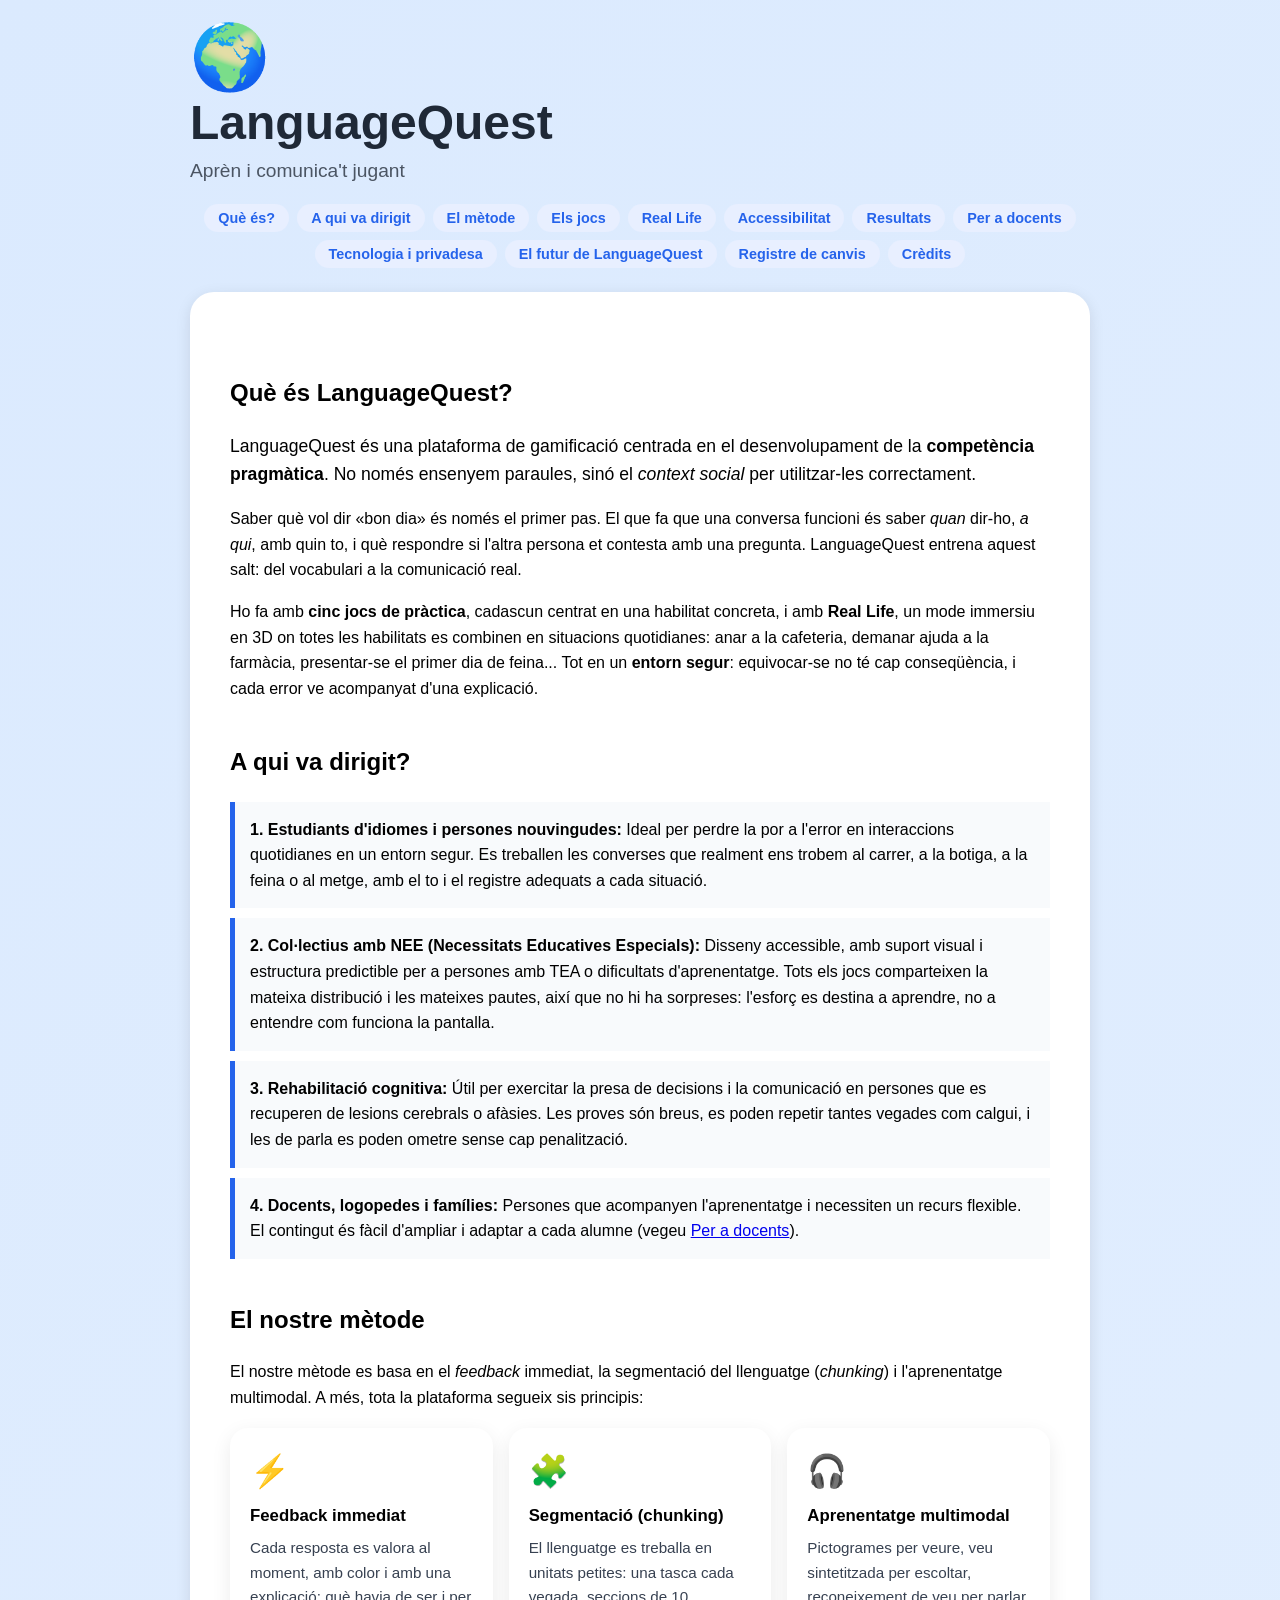
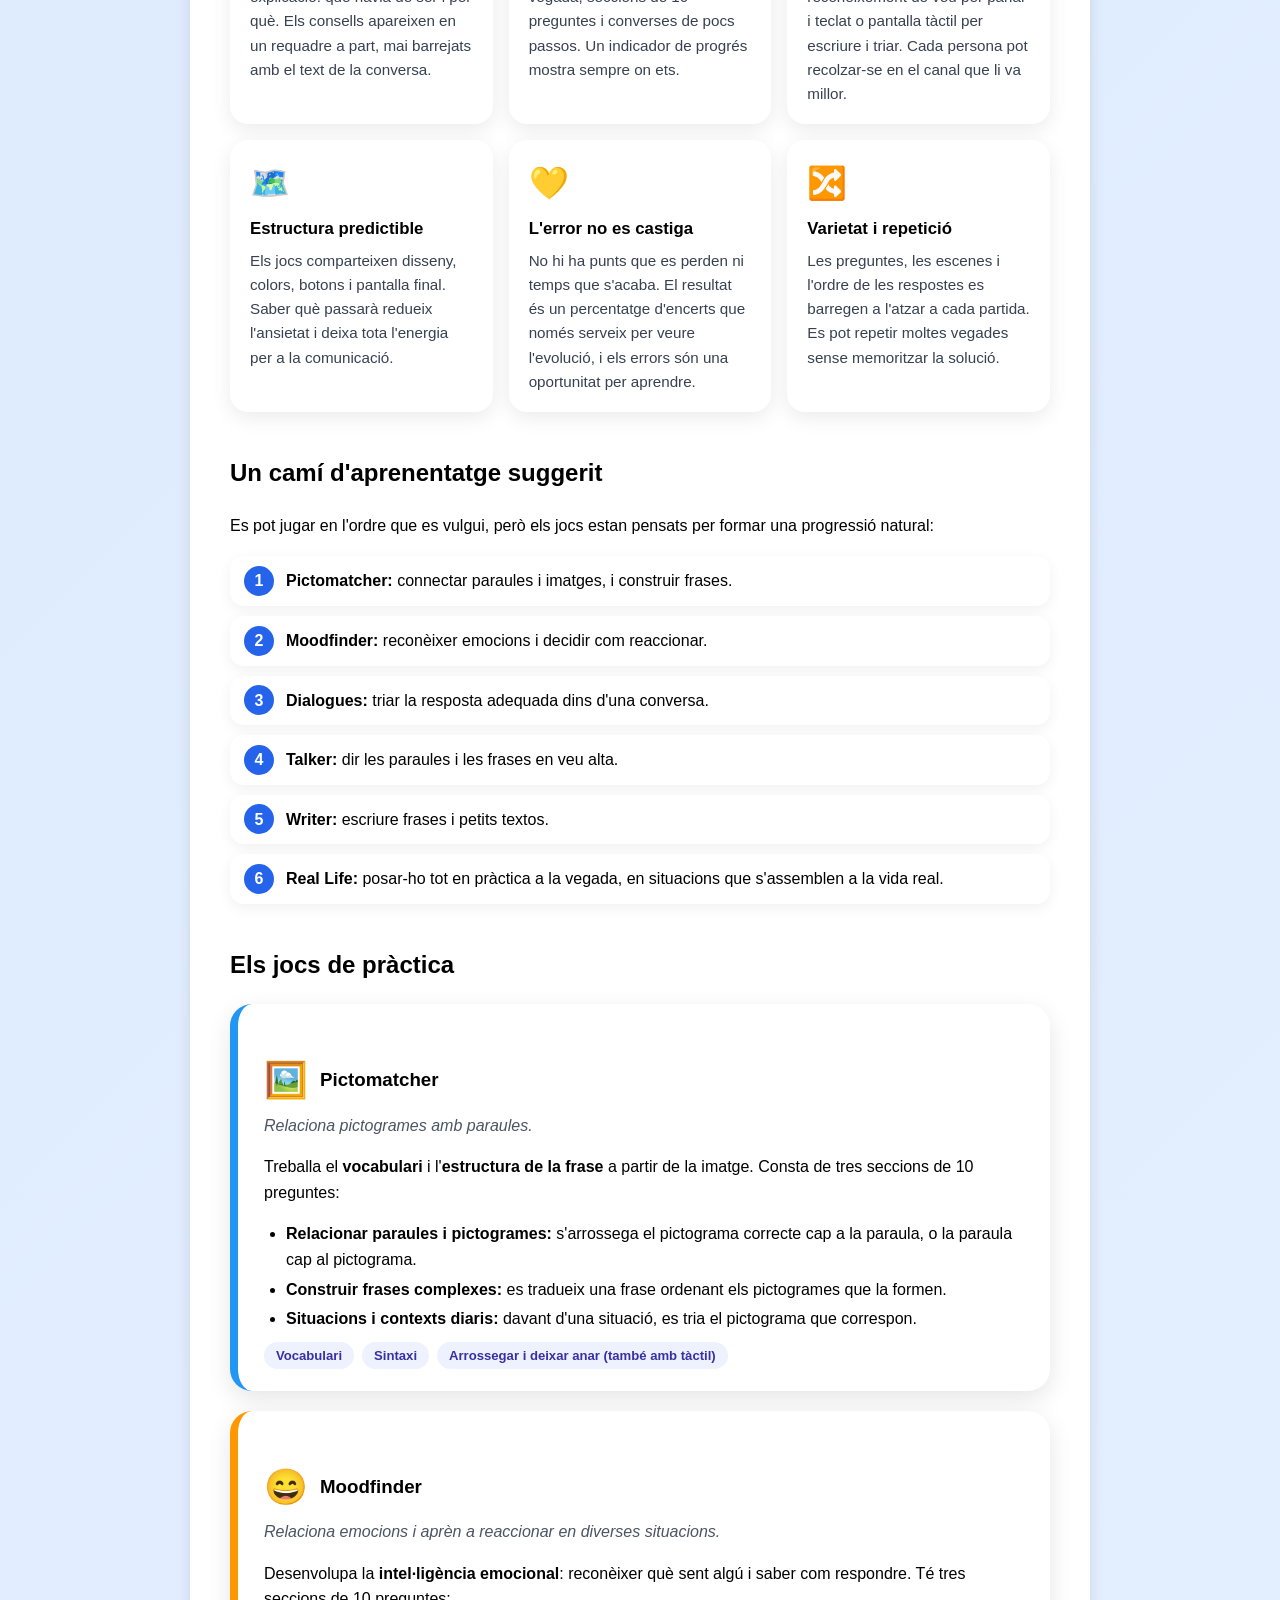
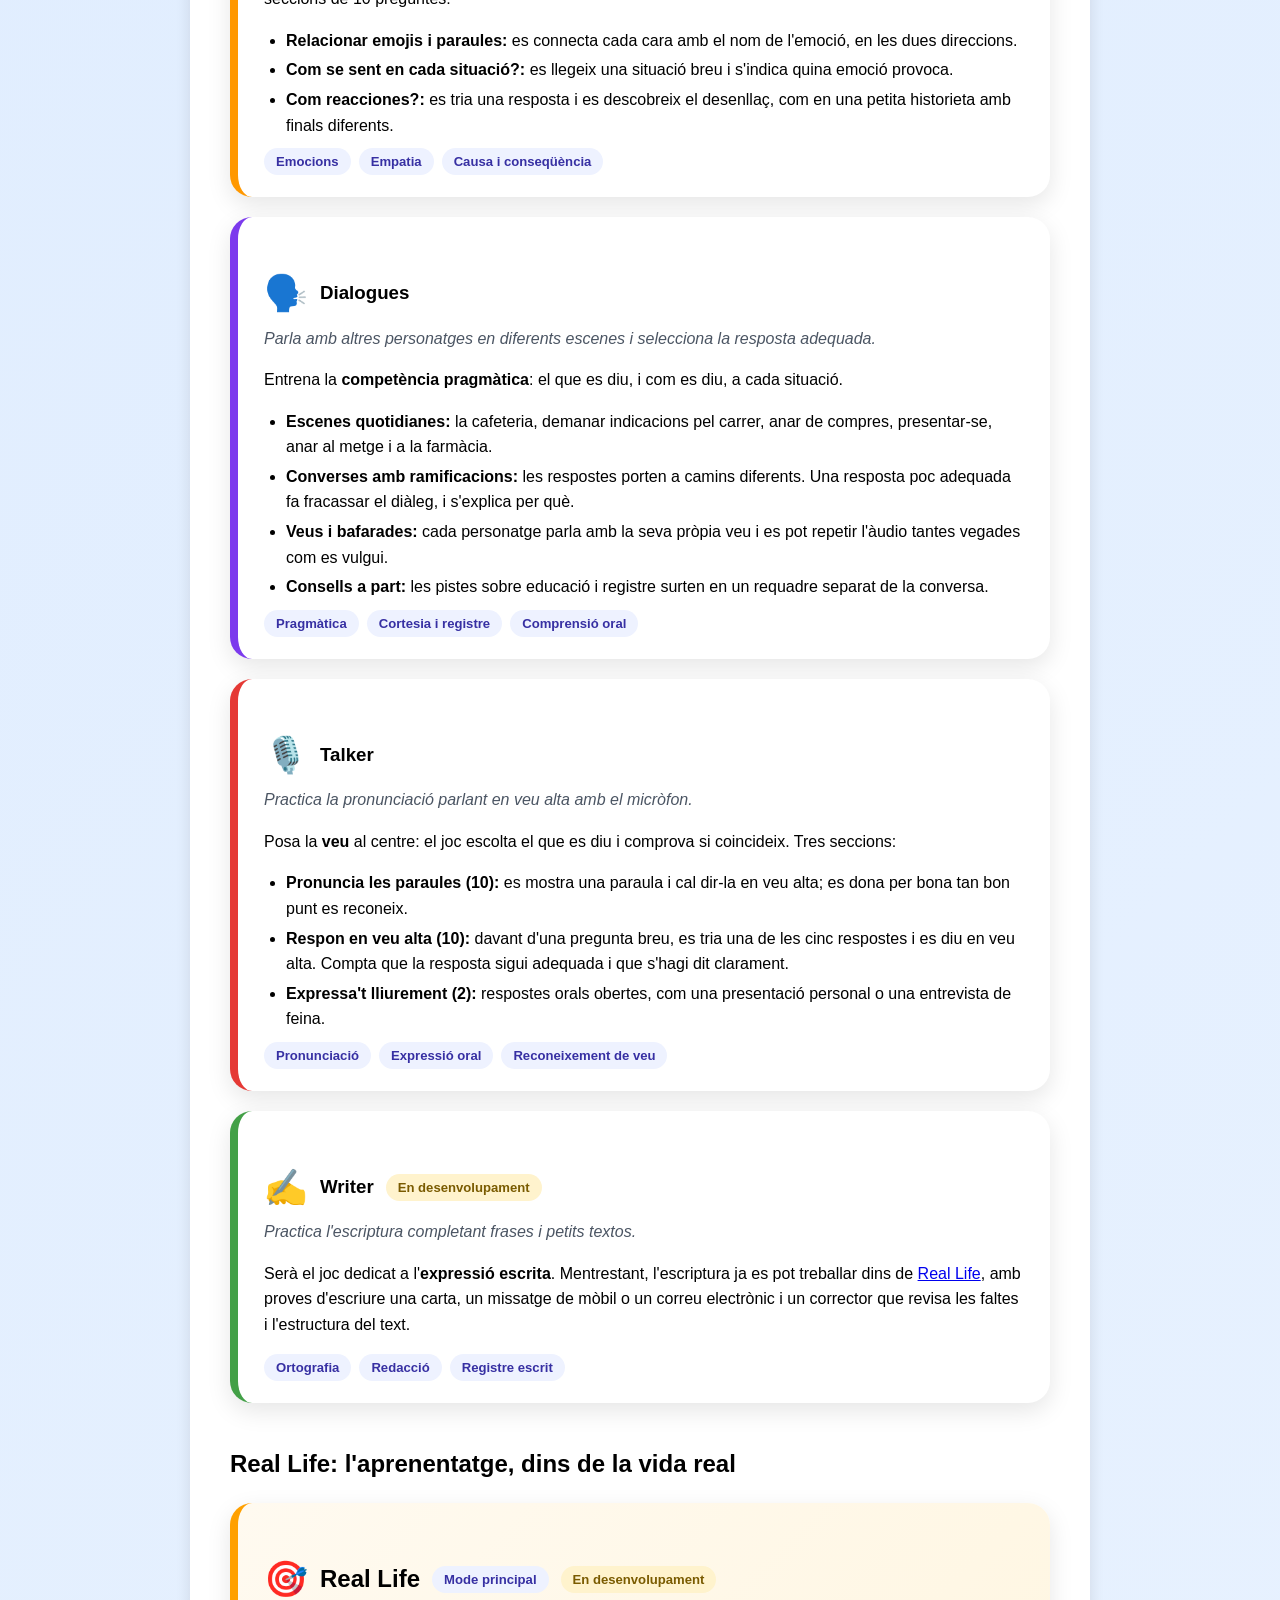
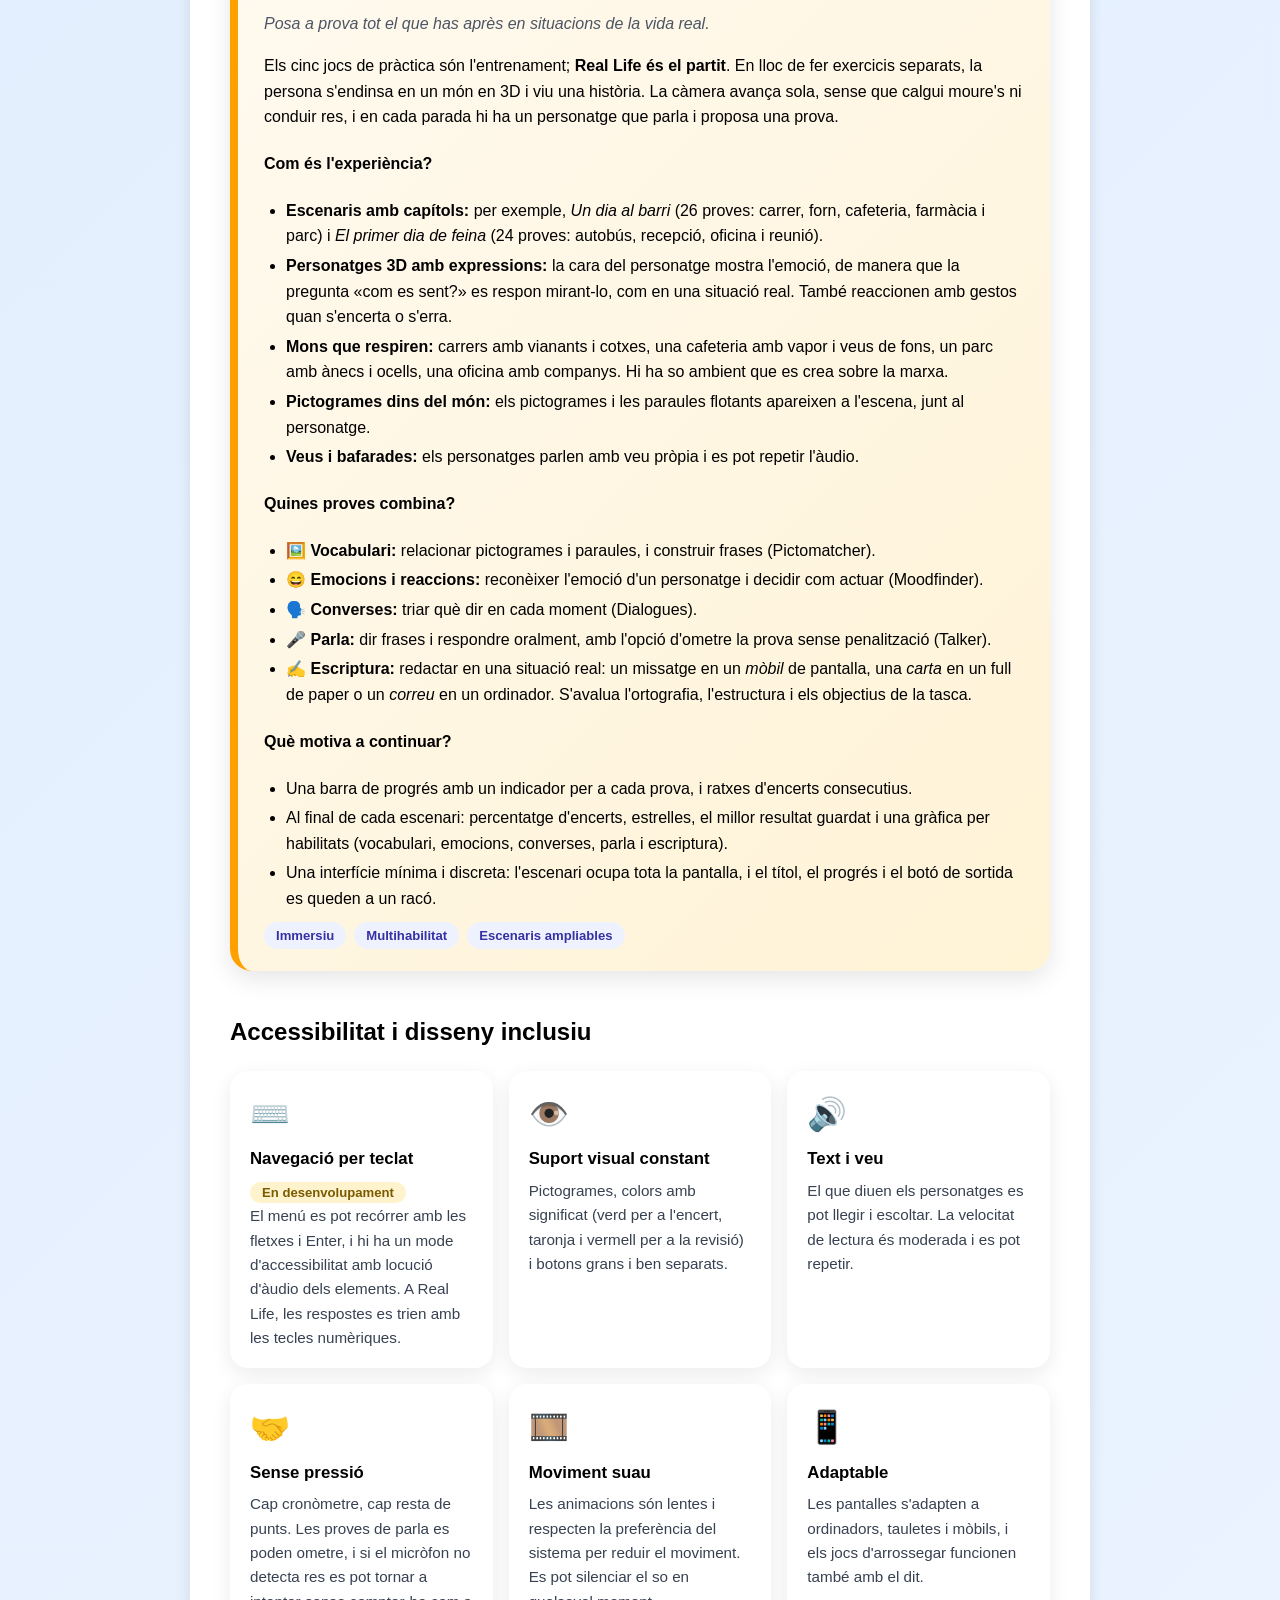
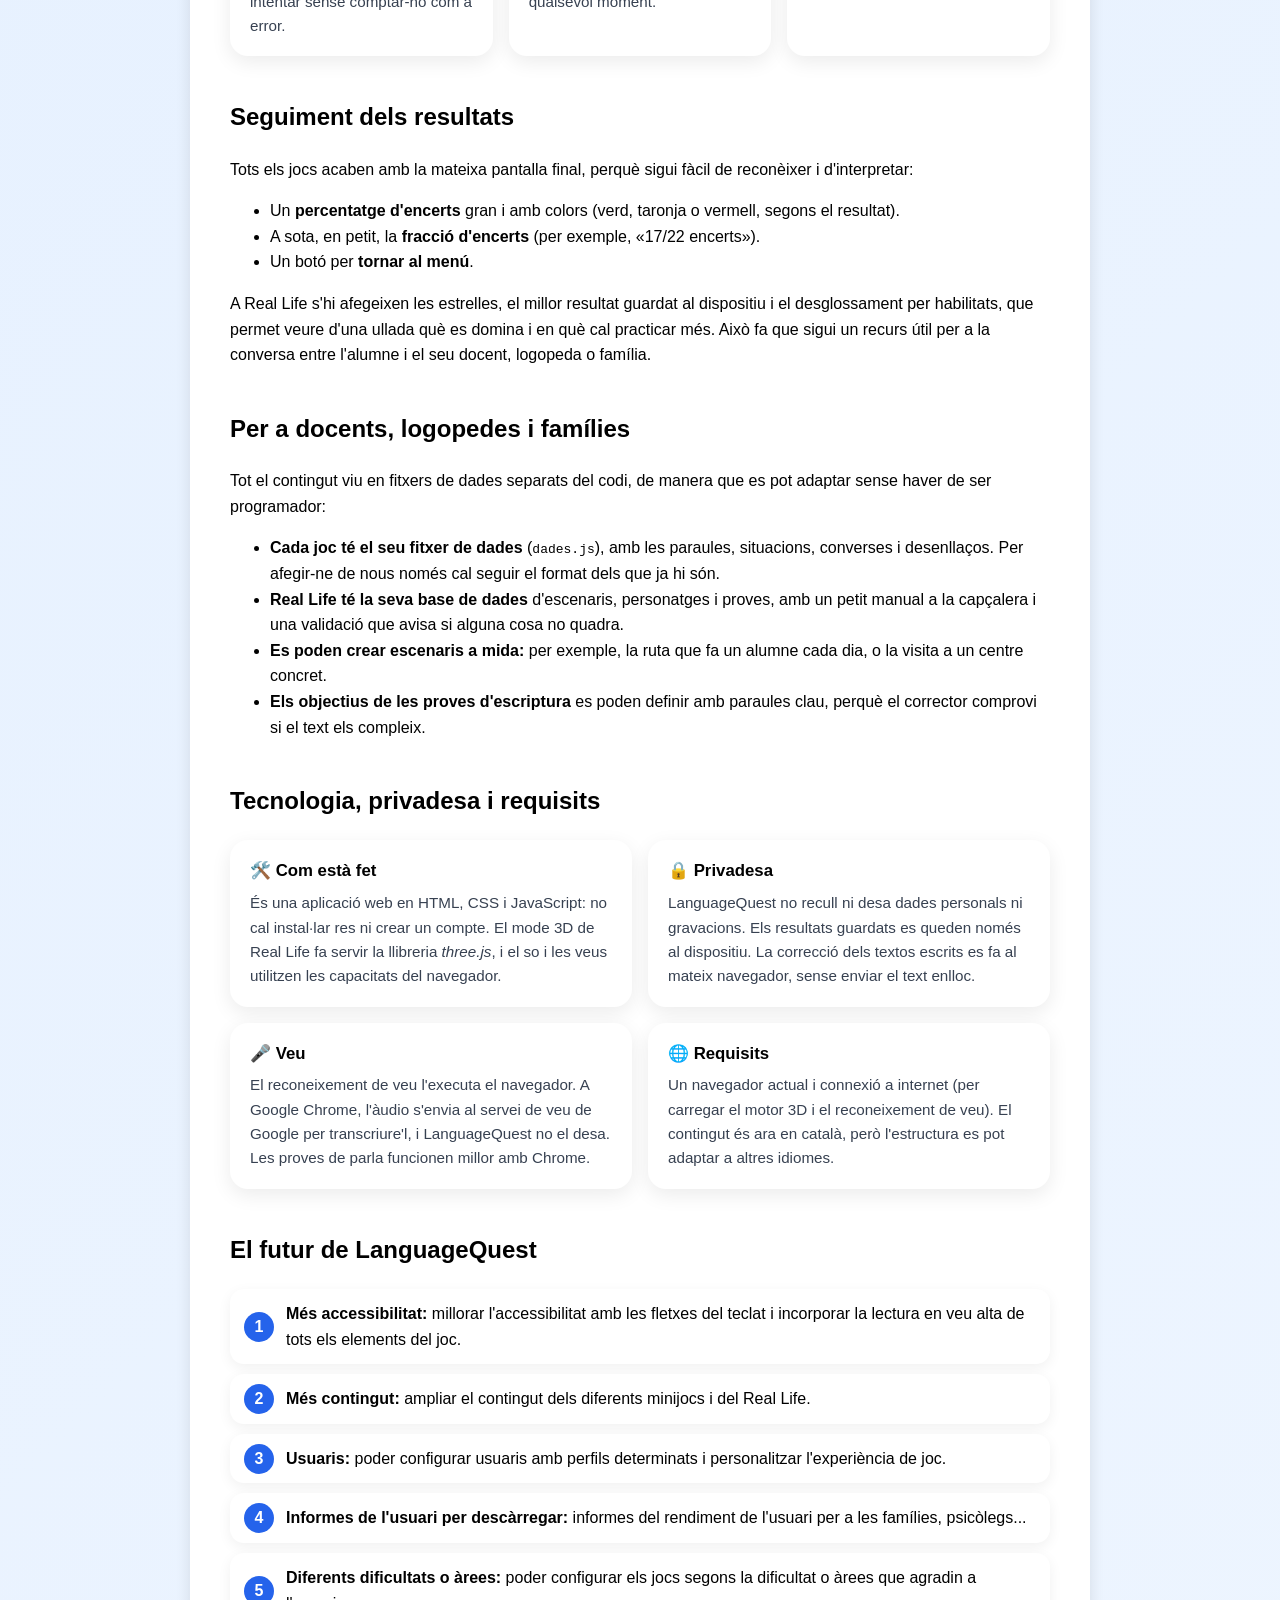
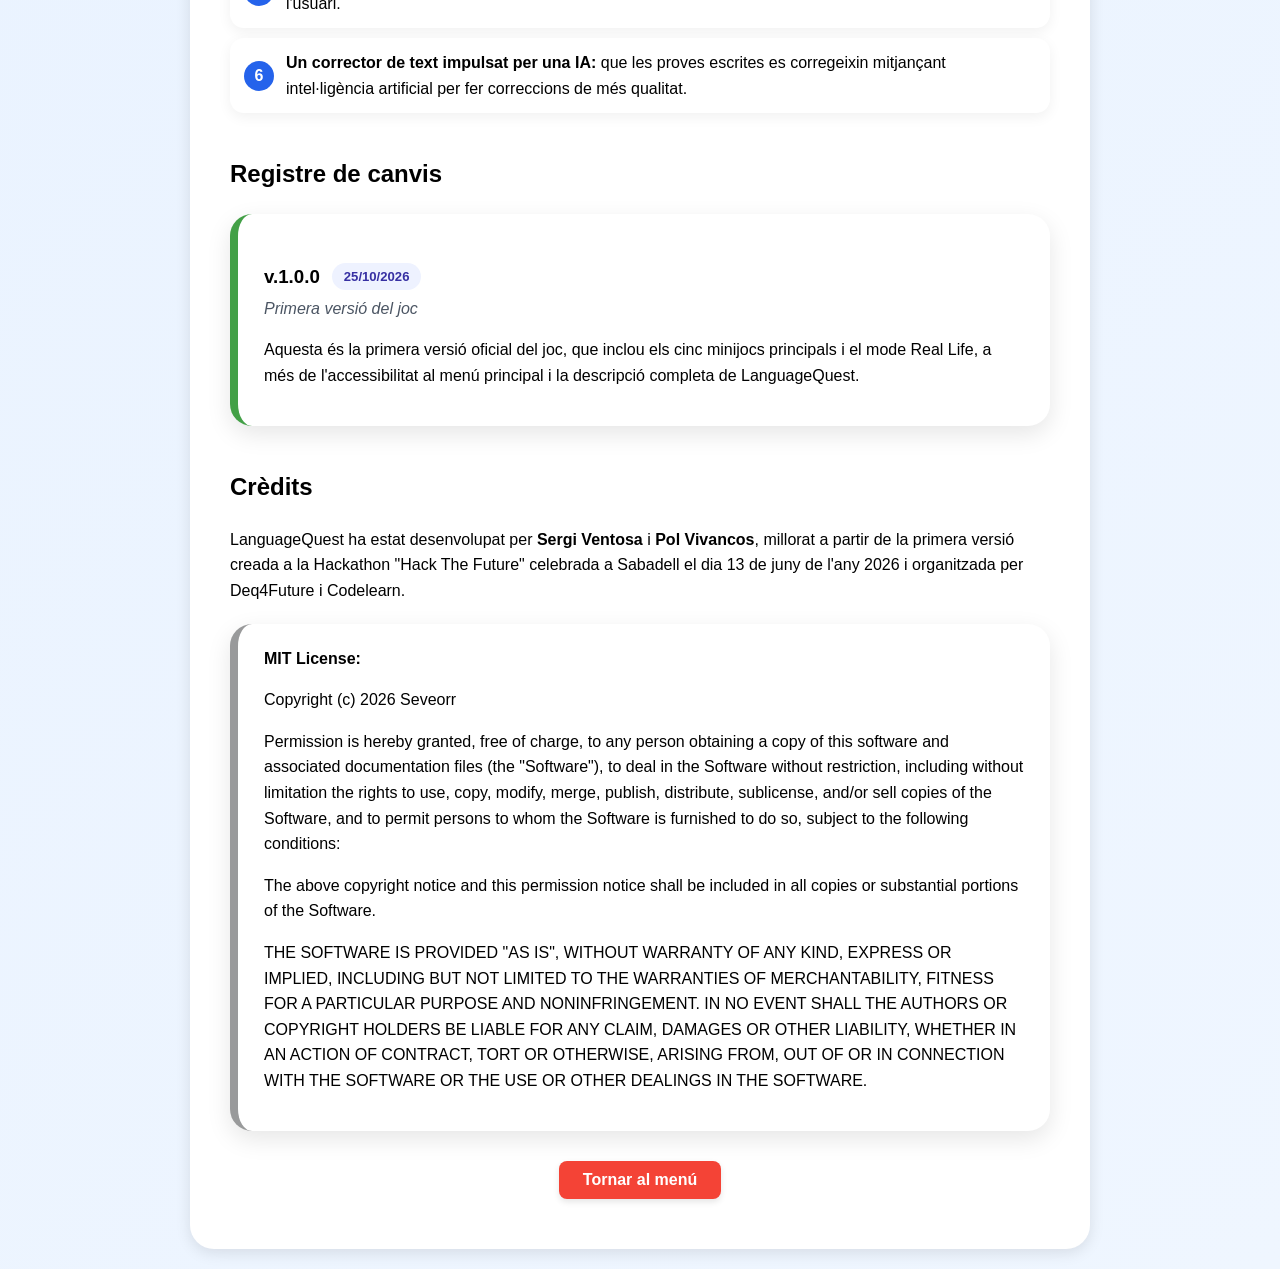
<file: description/index.html>
<!DOCTYPE html>
<html lang="ca">

<head>
    <meta charset="UTF-8">
    <meta name="viewport" content="width=device-width, initial-scale=1.0">
    <title>LanguageQuest | Aprèn i comunica't</title>
    <link rel="stylesheet" href="style.css">
    <link rel="icon" href="data:image/svg+xml,<svg xmlns=%22http://www.w3.org/2000/svg%22 viewBox=%220 0 100 100%22><text x=%2245%22 y=%2280%22 font-size=%2280%22 text-anchor=%22middle%22>🗒️</text></svg>">
</head>

<body>

    <div class="container">
        <div class="logo">🌍</div>
        <a href="../menu/index.html" class="title-link">
            <h1>LanguageQuest</h1>
        </a>
        <p class="subtitle">Aprèn i comunica't jugant</p>

        <nav class="toc" aria-label="Índex de la pàgina">
            <a href="#descripcio">Què és?</a>
            <a href="#public">A qui va dirigit</a>
            <a href="#metode">El mètode</a>
            <a href="#jocs">Els jocs</a>
            <a href="#reallife">Real Life</a>
            <a href="#accessibilitat">Accessibilitat</a>
            <a href="#resultats">Resultats</a>
            <a href="#docents">Per a docents</a>
            <a href="#tecnologia">Tecnologia i privadesa</a>
            <a href="#futur">El futur de LanguageQuest</a>
            <a href="#actualitzacions">Registre de canvis</a>
            <a href="#crèdits">Crèdits</a>
        </nav>

        <br>

        <section id="descripcio">
            <h2>Què és LanguageQuest?</h2>
            <p class="lead">LanguageQuest és una plataforma de gamificació centrada en el desenvolupament de la <strong>competència
                    pragmàtica</strong>. No només ensenyem paraules, sinó el <em>context social</em> per utilitzar-les
                correctament.</p>
            <p>Saber què vol dir «bon dia» és només el primer pas. El que fa que una conversa funcioni és saber <em>quan</em>
                dir-ho, <em>a qui</em>, amb quin to, i què respondre si l'altra persona et contesta amb una pregunta.
                LanguageQuest entrena aquest salt: del vocabulari a la comunicació real.</p>
            <p>Ho fa amb <strong>cinc jocs de pràctica</strong>, cadascun centrat en una habilitat concreta, i amb
                <strong>Real Life</strong>, un mode immersiu en 3D on totes les habilitats es combinen en situacions
                quotidianes: anar a la cafeteria, demanar ajuda a la farmàcia, presentar-se el primer dia de feina...
                Tot en un <strong>entorn segur</strong>: equivocar-se no té cap conseqüència, i cada error ve acompanyat
                d'una explicació.</p>

            <h2 id="public">A qui va dirigit?</h2>
            <div class="public-target">
                <strong>1. Estudiants d'idiomes i persones nouvingudes:</strong> Ideal per perdre la por a l'error en
                interaccions quotidianes en un entorn segur. Es treballen les converses que realment ens trobem al carrer, a
                la botiga, a la feina o al metge, amb el to i el registre adequats a cada situació.
            </div>
            <div class="public-target">
                <strong>2. Col·lectius amb NEE (Necessitats Educatives Especials):</strong> Disseny accessible, amb
                suport visual i estructura predictible per a persones amb TEA o dificultats d'aprenentatge. Tots els jocs
                comparteixen la mateixa distribució i les mateixes pautes, així que no hi ha sorpreses: l'esforç es destina
                a aprendre, no a entendre com funciona la pantalla.
            </div>
            <div class="public-target">
                <strong>3. Rehabilitació cognitiva:</strong> Útil per exercitar la presa de decisions i la comunicació
                en persones que es recuperen de lesions cerebrals o afàsies. Les proves són breus, es poden repetir
                tantes vegades com calgui, i les de parla es poden ometre sense cap penalització.
            </div>
            <div class="public-target">
                <strong>4. Docents, logopedes i famílies:</strong> Persones que acompanyen l'aprenentatge i necessiten
                un recurs flexible. El contingut és fàcil d'ampliar i adaptar a cada alumne (vegeu
                <a href="#docents">Per a docents</a>).
            </div>

            <h2 id="metode">El nostre mètode</h2>
            <p>El nostre mètode es basa en el <em>feedback</em> immediat, la segmentació del llenguatge
                (<em>chunking</em>) i l'aprenentatge multimodal. A més, tota la plataforma segueix sis principis:</p>
            <div class="grid">
                <div class="feature"><span class="ico">⚡</span>
                    <h4>Feedback immediat</h4>
                    <p>Cada resposta es valora al moment, amb color i amb una explicació: què havia de ser i per què. Els
                        consells apareixen en un requadre a part, mai barrejats amb el text de la conversa.</p>
                </div>
                <div class="feature"><span class="ico">🧩</span>
                    <h4>Segmentació (chunking)</h4>
                    <p>El llenguatge es treballa en unitats petites: una tasca cada vegada, seccions de 10 preguntes i
                        converses de pocs passos. Un indicador de progrés mostra sempre on ets.</p>
                </div>
                <div class="feature"><span class="ico">🎧</span>
                    <h4>Aprenentatge multimodal</h4>
                    <p>Pictogrames per veure, veu sintetitzada per escoltar, reconeixement de veu per parlar i
                        teclat o pantalla tàctil per escriure i triar. Cada persona pot recolzar-se en el canal que li va
                        millor.</p>
                </div>
                <div class="feature"><span class="ico">🗺️</span>
                    <h4>Estructura predictible</h4>
                    <p>Els jocs comparteixen disseny, colors, botons i pantalla final. Saber què passarà redueix l'ansietat i
                        deixa tota l'energia per a la comunicació.</p>
                </div>
                <div class="feature"><span class="ico">💛</span>
                    <h4>L'error no es castiga</h4>
                    <p>No hi ha punts que es perden ni temps que s'acaba. El resultat és un percentatge d'encerts que
                        només serveix per veure l'evolució, i els errors són una oportunitat per aprendre.</p>
                </div>
                <div class="feature"><span class="ico">🔀</span>
                    <h4>Varietat i repetició</h4>
                    <p>Les preguntes, les escenes i l'ordre de les respostes es barregen a l'atzar a cada partida. Es pot
                        repetir moltes vegades sense memoritzar la solució.</p>
                </div>
            </div>

            <h2>Un camí d'aprenentatge suggerit</h2>
            <p>Es pot jugar en l'ordre que es vulgui, però els jocs estan pensats per formar una progressió natural:</p>
            <ol class="steps">
                <li><strong>Pictomatcher:</strong> connectar paraules i imatges, i construir frases.</li>
                <li><strong>Moodfinder:</strong> reconèixer emocions i decidir com reaccionar.</li>
                <li><strong>Dialogues:</strong> triar la resposta adequada dins d'una conversa.</li>
                <li><strong>Talker:</strong> dir les paraules i les frases en veu alta.</li>
                <li><strong>Writer:</strong> escriure frases i petits textos.</li>
                <li><strong>Real Life:</strong> posar-ho tot en pràctica a la vegada, en situacions que s'assemblen a la vida real.</li>
            </ol>

            <h2 id="jocs">Els jocs de pràctica</h2>

            <article class="game" style="--accent:#2196F3">
                <h3><span class="em">🖼️</span> Pictomatcher</h3>
                <p class="what">Relaciona pictogrames amb paraules.</p>
                <p>Treballa el <strong>vocabulari</strong> i l'<strong>estructura de la frase</strong> a partir de la
                    imatge. Consta de tres seccions de 10 preguntes:</p>
                <ul>
                    <li><strong>Relacionar paraules i pictogrames:</strong> s'arrossega el pictograma correcte cap a la paraula, o la paraula cap al pictograma.</li>
                    <li><strong>Construir frases complexes:</strong> es tradueix una frase ordenant els pictogrames que la formen.</li>
                    <li><strong>Situacions i contexts diaris:</strong> davant d'una situació, es tria el pictograma que correspon.</li>
                </ul>
                <div class="chips"><span class="chip">Vocabulari</span><span class="chip">Sintaxi</span><span class="chip">Arrossegar i deixar anar (també amb tàctil)</span></div>
            </article>

            <article class="game" style="--accent:#FF9800">
                <h3><span class="em">😄</span> Moodfinder</h3>
                <p class="what">Relaciona emocions i aprèn a reaccionar en diverses situacions.</p>
                <p>Desenvolupa la <strong>intel·ligència emocional</strong>: reconèixer què sent algú i saber com respondre.
                    Té tres seccions de 10 preguntes:</p>
                <ul>
                    <li><strong>Relacionar emojis i paraules:</strong> es connecta cada cara amb el nom de l'emoció, en les dues direccions.</li>
                    <li><strong>Com se sent en cada situació?:</strong> es llegeix una situació breu i s'indica quina emoció provoca.</li>
                    <li><strong>Com reacciones?:</strong> es tria una resposta i es descobreix el desenllaç, com en una petita historieta amb finals diferents.</li>
                </ul>
                <div class="chips"><span class="chip">Emocions</span><span class="chip">Empatia</span><span class="chip">Causa i conseqüència</span></div>
            </article>

            <article class="game" style="--accent:#7c3aed">
                <h3><span class="em">🗣️</span> Dialogues</h3>
                <p class="what">Parla amb altres personatges en diferents escenes i selecciona la resposta adequada.</p>
                <p>Entrena la <strong>competència pragmàtica</strong>: el que es diu, i com es diu, a cada situació.</p>
                <ul>
                    <li><strong>Escenes quotidianes:</strong> la cafeteria, demanar indicacions pel carrer, anar de compres, presentar-se, anar al metge i a la farmàcia.</li>
                    <li><strong>Converses amb ramificacions:</strong> les respostes porten a camins diferents. Una resposta poc adequada fa fracassar el diàleg, i s'explica per què.</li>
                    <li><strong>Veus i bafarades:</strong> cada personatge parla amb la seva pròpia veu i es pot repetir l'àudio tantes vegades com es vulgui.</li>
                    <li><strong>Consells a part:</strong> les pistes sobre educació i registre surten en un requadre separat de la conversa.</li>
                </ul>
                <div class="chips"><span class="chip">Pragmàtica</span><span class="chip">Cortesia i registre</span><span class="chip">Comprensió oral</span></div>
            </article>

            <article class="game" style="--accent:#e53935">
                <h3><span class="em">🎙️</span> Talker</h3>
                <p class="what">Practica la pronunciació parlant en veu alta amb el micròfon.</p>
                <p>Posa la <strong>veu</strong> al centre: el joc escolta el que es diu i comprova si coincideix. Tres seccions:</p>
                <ul>
                    <li><strong>Pronuncia les paraules (10):</strong> es mostra una paraula i cal dir-la en veu alta; es dona per bona tan bon punt es reconeix.</li>
                    <li><strong>Respon en veu alta (10):</strong> davant d'una pregunta breu, es tria una de les cinc respostes i es diu en veu alta. Compta que la resposta sigui adequada i que s'hagi dit clarament.</li>
                    <li><strong>Expressa't lliurement (2):</strong> respostes orals obertes, com una presentació personal o una entrevista de feina.</li>
                </ul>
                <div class="chips"><span class="chip">Pronunciació</span><span class="chip">Expressió oral</span><span class="chip">Reconeixement de veu</span></div>
            </article>

            <article class="game" style="--accent:#43a047">
                <h3><span class="em">✍️</span> Writer <span class="chip soon">En desenvolupament</span></h3>
                <p class="what">Practica l'escriptura completant frases i petits textos.</p>
                <p>Serà el joc dedicat a l'<strong>expressió escrita</strong>. Mentrestant, l'escriptura ja es pot treballar
                    dins de <a href="#reallife">Real Life</a>, amb proves d'escriure una carta, un missatge de mòbil o un correu
                    electrònic i un corrector que revisa les faltes i l'estructura del text.</p>
                <div class="chips"><span class="chip">Ortografia</span><span class="chip">Redacció</span><span class="chip">Registre escrit</span></div>
            </article>

            <h2 id="reallife">Real Life: l'aprenentatge, dins de la vida real</h2>
            <article class="game reallife">
                <h3><span class="em">🎯</span> Real Life <span class="chip">Mode principal</span> <span class="chip soon">En desenvolupament</span> </h3>
                <p class="what">Posa a prova tot el que has après en situacions de la vida real.</p>
                <p>Els cinc jocs de pràctica són l'entrenament; <strong>Real Life és el partit</strong>. En lloc de fer
                    exercicis separats, la persona s'endinsa en un món en 3D i viu una història. La càmera avança sola,
                    sense que calgui moure's ni conduir res, i en cada parada hi ha un personatge que parla i proposa una prova.</p>
                <h4>Com és l'experiència?</h4>
                <ul>
                    <li><strong>Escenaris amb capítols:</strong> per exemple, <em>Un dia al barri</em> (26 proves: carrer, forn, cafeteria, farmàcia i parc) i <em>El primer dia de feina</em> (24 proves: autobús, recepció, oficina i reunió).</li>
                    <li><strong>Personatges 3D amb expressions:</strong> la cara del personatge mostra l'emoció, de manera que la pregunta «com es sent?» es respon mirant-lo, com en una situació real. També reaccionen amb gestos quan s'encerta o s'erra.</li>
                    <li><strong>Mons que respiren:</strong> carrers amb vianants i cotxes, una cafeteria amb vapor i veus de fons, un parc amb ànecs i ocells, una oficina amb companys. Hi ha so ambient que es crea sobre la marxa.</li>
                    <li><strong>Pictogrames dins del món:</strong> els pictogrames i les paraules flotants apareixen a l'escena, junt al personatge.</li>
                    <li><strong>Veus i bafarades:</strong> els personatges parlen amb veu pròpia i es pot repetir l'àudio.</li>
                </ul>
                <h4>Quines proves combina?</h4>
                <ul>
                    <li>🖼️ <strong>Vocabulari:</strong> relacionar pictogrames i paraules, i construir frases (Pictomatcher).</li>
                    <li>😄 <strong>Emocions i reaccions:</strong> reconèixer l'emoció d'un personatge i decidir com actuar (Moodfinder).</li>
                    <li>🗣️ <strong>Converses:</strong> triar què dir en cada moment (Dialogues).</li>
                    <li>🎤 <strong>Parla:</strong> dir frases i respondre oralment, amb l'opció d'ometre la prova sense penalització (Talker).</li>
                    <li>✍️ <strong>Escriptura:</strong> redactar en una situació real: un missatge en un <em>mòbil</em> de pantalla, una <em>carta</em> en un full de paper o un <em>correu</em> en un ordinador. S'avalua l'ortografia, l'estructura i els objectius de la tasca.</li>
                </ul>
                <h4>Què motiva a continuar?</h4>
                <ul>
                    <li>Una barra de progrés amb un indicador per a cada prova, i ratxes d'encerts consecutius.</li>
                    <li>Al final de cada escenari: percentatge d'encerts, estrelles, el millor resultat guardat i una gràfica per habilitats (vocabulari, emocions, converses, parla i escriptura).</li>
                    <li>Una interfície mínima i discreta: l'escenari ocupa tota la pantalla, i el títol, el progrés i el botó de sortida es queden a un racó.</li>
                </ul>
                <div class="chips"><span class="chip">Immersiu</span><span class="chip">Multihabilitat</span><span class="chip">Escenaris ampliables</span></div>
            </article>

            <h2 id="accessibilitat">Accessibilitat i disseny inclusiu</h2>
            <div class="grid">
                <div class="feature"><span class="ico">⌨️</span>
                    <h4>Navegació per teclat</h4>
                    <span class="chip soon">En desenvolupament</span>
                    <p>El menú es pot recórrer amb les fletxes i Enter, i hi ha un mode d'accessibilitat amb locució d'àudio dels elements. A Real Life, les respostes es trien amb les tecles numèriques.</p>
                </div>
                <div class="feature"><span class="ico">👁️</span>
                    <h4>Suport visual constant</h4>
                    <p>Pictogrames, colors amb significat (verd per a l'encert, taronja i vermell per a la revisió) i botons grans i ben separats.</p>
                </div>
                <div class="feature"><span class="ico">🔊</span>
                    <h4>Text i veu</h4>
                    <p>El que diuen els personatges es pot llegir i escoltar. La velocitat de lectura és moderada i es pot repetir.</p>
                </div>
                <div class="feature"><span class="ico">🤝</span>
                    <h4>Sense pressió</h4>
                    <p>Cap cronòmetre, cap resta de punts. Les proves de parla es poden ometre, i si el micròfon no detecta res es pot tornar a intentar sense comptar-ho com a error.</p>
                </div>
                <div class="feature"><span class="ico">🎞️</span>
                    <h4>Moviment suau</h4>
                    <p>Les animacions són lentes i respecten la preferència del sistema per reduir el moviment. Es pot silenciar el so en qualsevol moment.</p>
                </div>
                <div class="feature"><span class="ico">📱</span>
                    <h4>Adaptable</h4>
                    <p>Les pantalles s'adapten a ordinadors, tauletes i mòbils, i els jocs d'arrossegar funcionen també amb el dit.</p>
                </div>
            </div>

            <h2 id="resultats">Seguiment dels resultats</h2>
            <p>Tots els jocs acaben amb la mateixa pantalla final, perquè sigui fàcil de reconèixer i d'interpretar:</p>
            <ul>
                <li>Un <strong>percentatge d'encerts</strong> gran i amb colors (verd, taronja o vermell, segons el resultat).</li>
                <li>A sota, en petit, la <strong>fracció d'encerts</strong> (per exemple, «17/22 encerts»).</li>
                <li>Un botó per <strong>tornar al menú</strong>.</li>
            </ul>
            <p>A Real Life s'hi afegeixen les estrelles, el millor resultat guardat al dispositiu i el desglossament per
                habilitats, que permet veure d'una ullada què es domina i en què cal practicar més. Això fa que sigui un
                recurs útil per a la conversa entre l'alumne i el seu docent, logopeda o família.</p>

            <h2 id="docents">Per a docents, logopedes i famílies</h2>
            <p>Tot el contingut viu en fitxers de dades separats del codi, de manera que es pot adaptar sense haver de ser
                programador:</p>
            <ul>
                <li><strong>Cada joc té el seu fitxer de dades</strong> (<code>dades.js</code>), amb les paraules, situacions, converses i desenllaços. Per afegir-ne de nous només cal seguir el format dels que ja hi són.</li>
                <li><strong>Real Life té la seva base de dades</strong> d'escenaris, personatges i proves, amb un petit manual a la capçalera i una validació que avisa si alguna cosa no quadra.</li>
                <li><strong>Es poden crear escenaris a mida:</strong> per exemple, la ruta que fa un alumne cada dia, o la visita a un centre concret.</li>
                <li><strong>Els objectius de les proves d'escriptura</strong> es poden definir amb paraules clau, perquè el corrector comprovi si el text els compleix.</li>
            </ul>

            <h2 id="tecnologia">Tecnologia, privadesa i requisits</h2>
            <div class="twocol">
                <div class="feature">
                    <h4>🛠️ Com està fet</h4>
                    <p>És una aplicació web en HTML, CSS i JavaScript: no cal instal·lar res ni crear un compte. El mode 3D de Real Life fa servir la llibreria <em>three.js</em>, i el so i les veus utilitzen les capacitats del navegador.</p>
                </div>
                <div class="feature">
                    <h4>🔒 Privadesa</h4>
                    <p>LanguageQuest no recull ni desa dades personals ni gravacions. Els resultats guardats es queden només al dispositiu. La correcció dels textos escrits es fa al mateix navegador, sense enviar el text enlloc.</p>
                </div>
                <div class="feature">
                    <h4>🎤 Veu</h4>
                    <p>El reconeixement de veu l'executa el navegador. A Google Chrome, l'àudio s'envia al servei de veu de Google per transcriure'l, i LanguageQuest no el desa. Les proves de parla funcionen millor amb Chrome.</p>
                </div>
                <div class="feature">
                    <h4>🌐 Requisits</h4>
                    <p>Un navegador actual i connexió a internet (per carregar el motor 3D i el reconeixement de veu). El contingut és ara en català, però l'estructura es pot adaptar a altres idiomes.</p>
                </div>
            </div>

            <h2 id="futur">El futur de LanguageQuest</h2>
            <ol class="steps">
                <li><strong>Més accessibilitat:</strong> millorar l'accessibilitat amb les fletxes del teclat i incorporar la lectura en veu alta de tots els elements del joc.</li>
                <li><strong>Més contingut:</strong> ampliar el contingut dels diferents minijocs i del Real Life.</li>
                <li><strong>Usuaris:</strong> poder configurar usuaris amb perfils determinats i personalitzar l'experiència de joc.</li>
                <li><strong>Informes de l'usuari per descàrregar:</strong> informes del rendiment de l'usuari per a les famílies, psicòlegs...</li>
                <li><strong>Diferents dificultats o àrees:</strong> poder configurar els jocs segons la dificultat o àrees que agradin a l'usuari.</li>
                <li><strong>Un corrector de text impulsat per una IA:</strong> que les proves escrites es corregeixin mitjançant intel·ligència artificial per fer correccions de més qualitat.</li>
            </ol>

            <h2 id="actualitzacions">Registre de canvis</h2>

            <article class="game" style="--accent:#43a047">
                <h3> v.1.0.0 <span class="chip">25/10/2026</span></h3>
                <p class="what">Primera versió del joc</p>
                <p>Aquesta és la primera versió oficial del joc, que inclou els cinc minijocs principals i el mode Real Life, a més de l'accessibilitat al menú principal i la descripció completa de LanguageQuest.</p>
            </article>

            <h2 id="crèdits">Crèdits</h2>

            <p>LanguageQuest ha estat desenvolupat per <b>Sergi Ventosa</b> i <b>Pol Vivancos</b>, millorat a partir de 
                la primera versió creada a la Hackathon "Hack The Future" celebrada a Sabadell el dia 13 de juny 
                de l'any 2026 i organitzada per Deq4Future i Codelearn.</p>

            <article class="game" style="--accent:#999a9b">
                <strong>MIT License:</strong> 

                <p>Copyright (c) 2026 Seveorr</p>

                <p>Permission is hereby granted, free of charge, to any person obtaining a copy
                of this software and associated documentation files (the "Software"), to deal
                in the Software without restriction, including without limitation the rights
                to use, copy, modify, merge, publish, distribute, sublicense, and/or sell
                copies of the Software, and to permit persons to whom the Software is
                furnished to do so, subject to the following conditions:</p>

                <p>The above copyright notice and this permission notice shall be included in all
                copies or substantial portions of the Software.</p>

                <p>THE SOFTWARE IS PROVIDED "AS IS", WITHOUT WARRANTY OF ANY KIND, EXPRESS OR
                IMPLIED, INCLUDING BUT NOT LIMITED TO THE WARRANTIES OF MERCHANTABILITY,
                FITNESS FOR A PARTICULAR PURPOSE AND NONINFRINGEMENT. IN NO EVENT SHALL THE
                AUTHORS OR COPYRIGHT HOLDERS BE LIABLE FOR ANY CLAIM, DAMAGES OR OTHER
                LIABILITY, WHETHER IN AN ACTION OF CONTRACT, TORT OR OTHERWISE, ARISING FROM,
                OUT OF OR IN CONNECTION WITH THE SOFTWARE OR THE USE OR OTHER DEALINGS IN THE
                SOFTWARE.</p>
            </article>

            <div class="btn-row">
                <button class="btn-exit" onClick="window.location.href='../index.html'">Tornar al menú</button>
            </div>
        </section>

    </div>


</body>

</html>
</file>
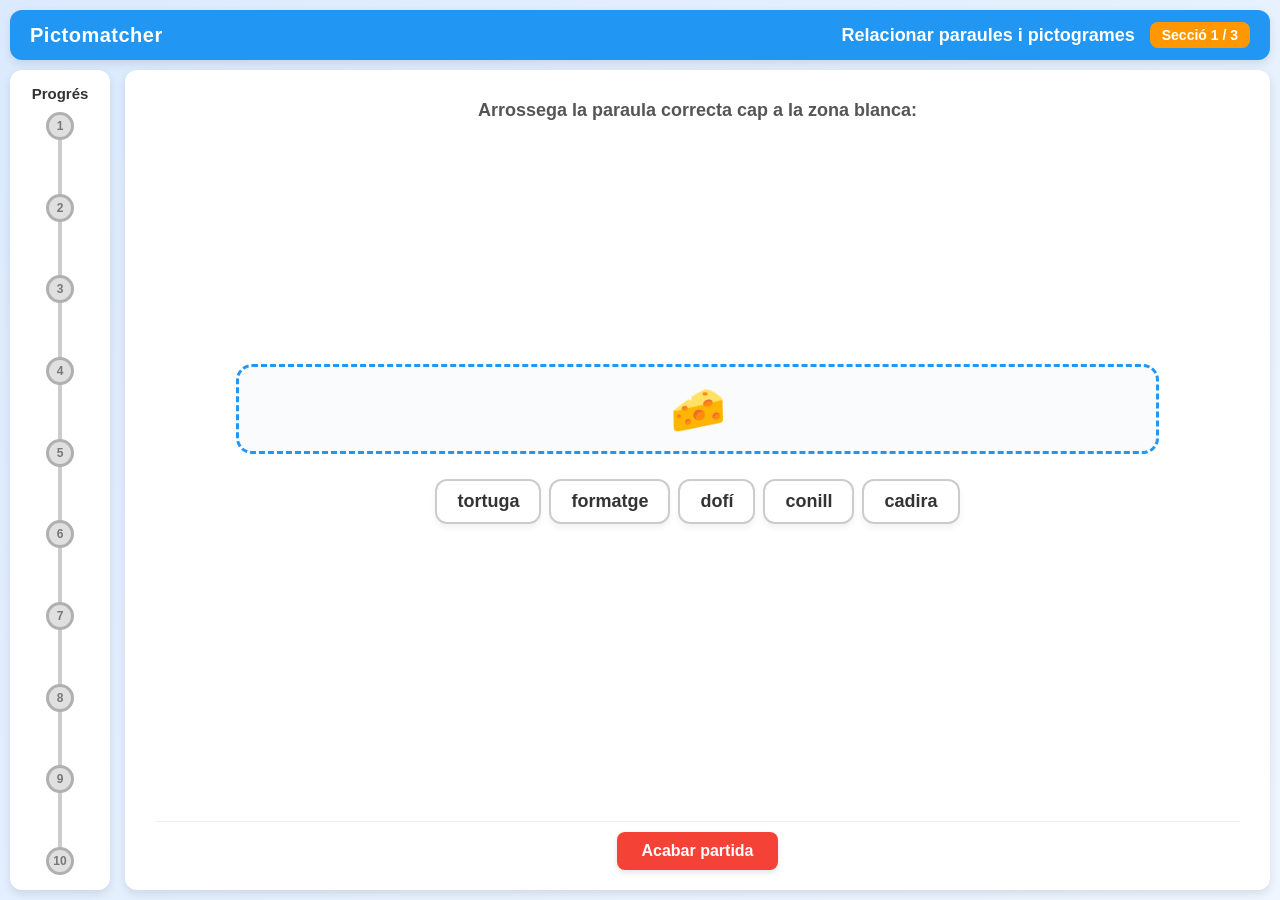
<file: joc1/index.html>
<!DOCTYPE html>
<html lang="ca">

<head>
    <meta charset="UTF-8">
    <meta name="viewport" content="width=device-width,initial-scale=1">
    <title>Pictomatcher</title>
    <link rel="stylesheet" href="../gameStyle.css">
    <link rel="icon" href="data:image/svg+xml,<svg xmlns=%22http://www.w3.org/2000/svg%22 viewBox=%220 0 100 100%22><text x=%2245%22 y=%2280%22 font-size=%2280%22 text-anchor=%22middle%22>🖼️</text></svg>">
</head>

<body>

    <div class="game-wrapper">
        <div id="phaseHeader" class="phase-header">
            <span id="gameTitle">Pictomatcher</span>
            <div class="right-group">
                <span id="headerTitle">Relacionar paraules i pictogrames</span>
                <span id="sectionBadge" class="section-badge">Secció 1 / 3</span>
            </div>
        </div>

        <div class="main-container">

            <div class="sidebar">
                <h3>Progrés</h3>
                <div id="progressContainer" class="progress-container">
                    <div class="circle" id="c1">1</div>
                    <div class="circle" id="c2">2</div>
                    <div class="circle" id="c3">3</div>
                    <div class="circle" id="c4">4</div>
                    <div class="circle" id="c5">5</div>
                    <div class="circle" id="c6">6</div>
                    <div class="circle" id="c7">7</div>
                    <div class="circle" id="c8">8</div>
                    <div class="circle" id="c9">9</div>
                    <div class="circle" id="c10">10</div>
                </div>
            </div>

            <div class="card">
                <div id="topInfo">
                    <h2 id="question"></h2>
                </div>

                <div id="gameArea" class="game-area">
                    <div id="duoHint" class="duo-sentence-hint" style="display:none;"></div>
                    <div id="targetZone" class="target-zone"></div>
                    <div id="options" class="options"></div>
                </div>

                <div id="msg"></div>

                <div id="finalScreen" class="final-screen"></div>

                <div id="exitContainer" class="exit-container">
                    <button id="actionBtn" class="btn-action" style="display:none;"></button>
                    <button class="btn-exit" onclick="showExitModal()">Acabar partida</button>
                </div>
            </div>

        </div>
    </div>

    <div id="exitModal" class="modal-overlay">
        <div class="modal-box">
            <h1>Alerta!</h1>
            <h2>Estàs segur que vols acabar la partida actual i tornar al menú?</h2>
            <div class="modal-buttons">
                <button class="btn-modal confirm" onclick="redirectToMenu()">Sí, vull sortir</button>
                <button class="btn-modal cancel" onclick="hideExitModal()">Cancel·lar</button>
            </div>
        </div>
    </div>

    <script src="dades.js"></script>

    <script src="script.js"></script>
</body>

</html>
</file>
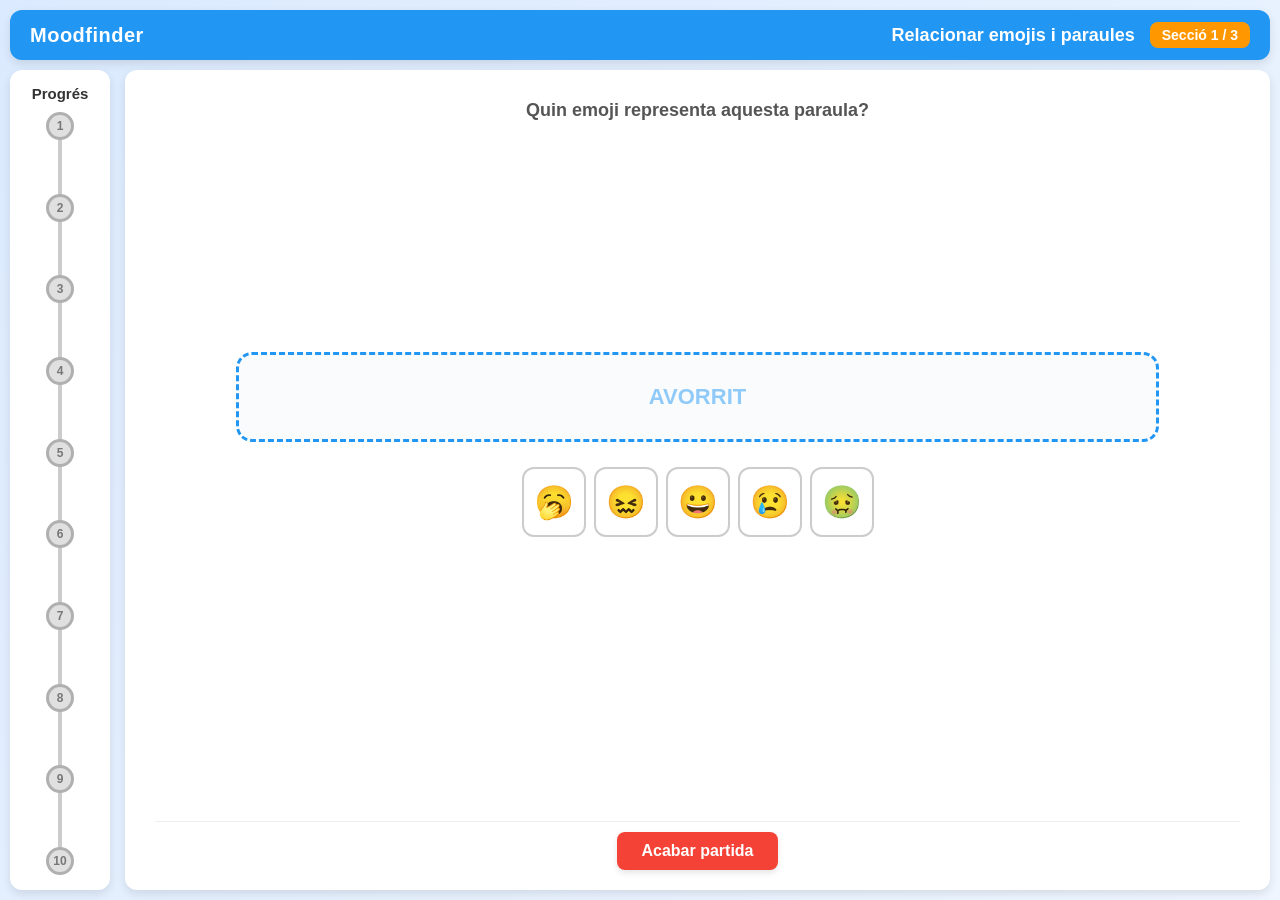
<file: joc2/index.html>
<!DOCTYPE html>
<html lang="ca">

<head>
    <meta charset="UTF-8">
    <meta name="viewport" content="width=device-width,initial-scale=1">
    <title>Moodfinder</title>
    <link rel="stylesheet" href="../gameStyle.css">
    <link rel="icon" href="data:image/svg+xml,<svg xmlns=%22http://www.w3.org/2000/svg%22 viewBox=%220 0 100 100%22><text x=%2245%22 y=%2280%22 font-size=%2280%22 text-anchor=%22middle%22>😊</text></svg>">
</head>

<body>

    <div class="game-wrapper">
        <div id="phaseHeader" class="phase-header">
            <span id="gameTitle">Moodfinder</span>
            <div class="right-group">
                <span id="headerTitle">Relacionar emojis i paraules</span>
                <span id="sectionBadge" class="section-badge">Secció 1 / 3</span>
            </div>
        </div>

        <div class="main-container">

            <div class="sidebar">
                <h3>Progrés</h3>
                <div id="progressContainer" class="progress-container">
                    <div class="circle" id="c1">1</div>
                    <div class="circle" id="c2">2</div>
                    <div class="circle" id="c3">3</div>
                    <div class="circle" id="c4">4</div>
                    <div class="circle" id="c5">5</div>
                    <div class="circle" id="c6">6</div>
                    <div class="circle" id="c7">7</div>
                    <div class="circle" id="c8">8</div>
                    <div class="circle" id="c9">9</div>
                    <div class="circle" id="c10">10</div>
                </div>
            </div>

            <div class="card">
                <div id="topInfo">
                    <h2 id="question"></h2>
                </div>

                <div id="gameArea" class="game-area">
                    <div id="targetZone" class="target-zone"></div>
                    <div id="options" class="options"></div>
                </div>

                <div id="msg"></div>

                <div id="finalScreen" class="final-screen"></div>

                <div id="exitContainer" class="exit-container">
                    <button id="actionBtn" class="btn-action" style="display:none;"></button>
                    <button class="btn-exit" onclick="showExitModal()">Acabar partida</button>
                </div>
            </div>

        </div>
    </div>

    <div id="exitModal" class="modal-overlay">
        <div class="modal-box">
            <h1>Alerta!</h1>
            <h2>Estàs segur que vols acabar la partida actual i tornar al menú?</h2>
            <div class="modal-buttons">
                <button class="btn-modal confirm" onclick="redirectToMenu()">Sí, vull sortir</button>
                <button class="btn-modal cancel" onclick="hideExitModal()">Cancel·lar</button>
            </div>
        </div>
    </div>

    <script src="dades.js"></script>

    <script src="script.js"></script>
</body>

</html>
</file>
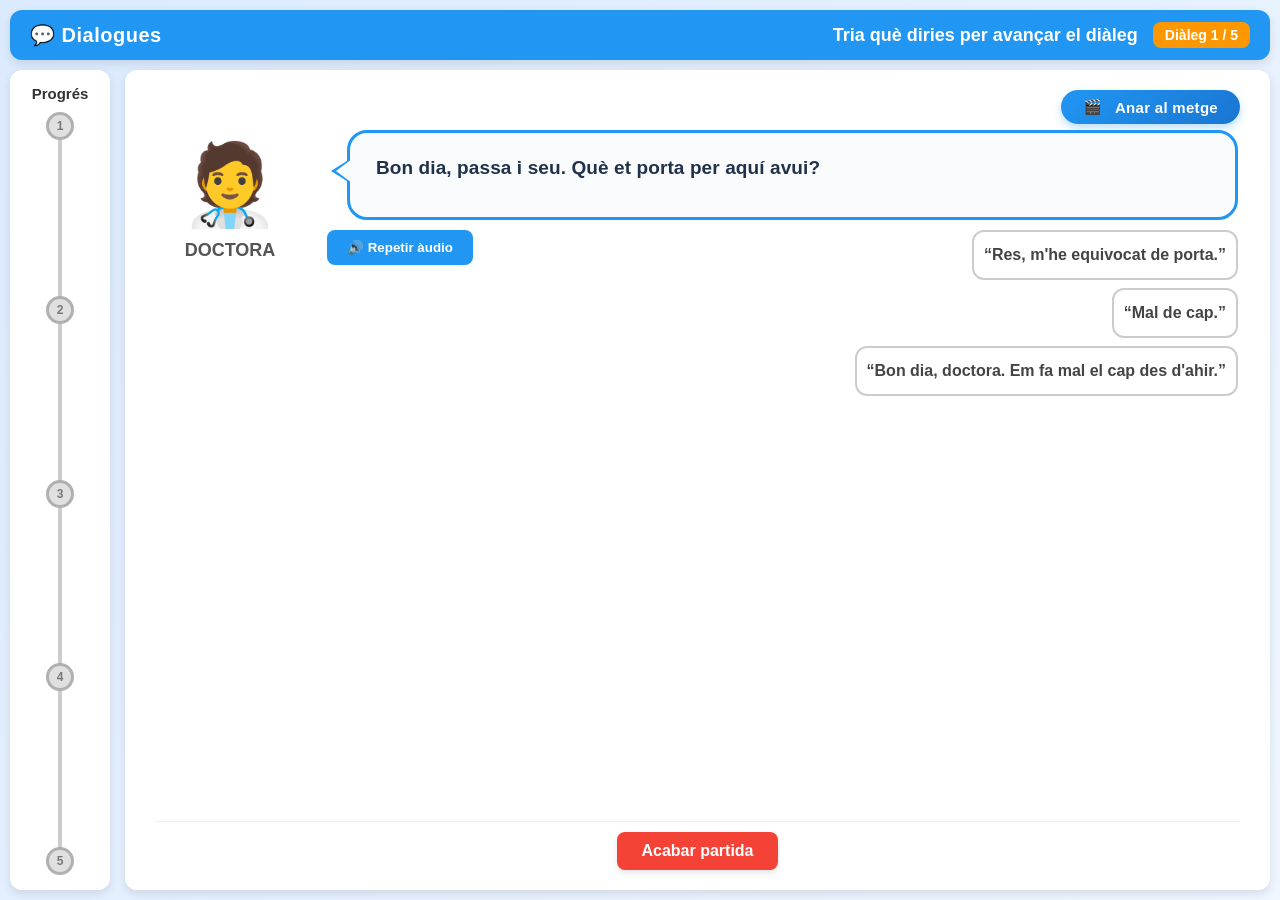
<file: joc3/index.html>
<!DOCTYPE html>
<html lang="ca">

<head>
    <meta charset="UTF-8">
    <meta name="viewport" content="width=device-width,initial-scale=1">
    <title>Dialogues</title>
    <link rel="stylesheet" href="../gameStyle.css">
    <link rel="icon" href="data:image/svg+xml,<svg xmlns=%22http://www.w3.org/2000/svg%22 viewBox=%220 0 100 100%22><text x=%2245%22 y=%2280%22 font-size=%2280%22 text-anchor=%22middle%22>🗣️</text></svg>">
</head>

<body>

    <div class="game-wrapper">
        <div id="phaseHeader" class="phase-header">
            <span id="gameTitle">💬 Dialogues</span>
            <div class="right-group">
                <span id="headerTitle">Tria què diries per avançar el diàleg</span>
                <span id="sectionBadge" class="section-badge">Diàleg 1 / 5</span>
            </div>
        </div>

        <div class="main-container">

            <div class="sidebar">
                <h3>Progrés</h3>
                <div id="progressContainer" class="progress-container"></div>
            </div>

            <div class="card">
                <div class="scene-header" id="sceneHeader">
                    <span class="scene-chip">🎬&nbsp;<span id="sceneTitle"></span></span>
                </div>

                <div id="gameArea" class="game-area">
                    <div class="conversation-layout">

                        <div class="conversation-side">
                            <div class="character">
                                <div class="avatar" id="avatar"></div>
                                <span class="character-name" id="characterName"></span>
                            </div>
                        </div>

                        <div class="conversation-main">

                            <div class="speech-bubble target-zone" id="dialogueBox">
                                <p class="dialogue-text" id="npcText"></p>
                            </div>

                            <div id="tipBox" class="notice-box tip" style="display:none;"></div>

                            <div class="bubble-footer">
                                <div class="bubble-footer-left">
                                    <button class="speak-btn" id="speakBtn">🔊 Repetir àudio</button>
                                </div>
                                <div class="bubble-footer-right" id="optionsArea">
                                    <div class="options-column" id="options"></div>
                                </div>
                            </div>

                            <div id="msg"></div>

                        </div>
                    </div>
                </div>

                <div id="finalScreen" class="final-screen"></div>

                <div id="exitContainer" class="exit-container">
                    <button class="btn-exit" onclick="showExitModal()">Acabar partida</button>
                </div>
            </div>

        </div>
    </div>

    <div id="exitModal" class="modal-overlay">
        <div class="modal-box">
            <h1>Alerta!</h1>
            <h2>Estàs segur que vols acabar la partida actual i tornar al menú?</h2>
            <div class="modal-buttons">
                <button class="btn-modal confirm" onclick="redirectToMenu()">Sí, vull sortir</button>
                <button class="btn-modal cancel" onclick="hideExitModal()">Cancel·lar</button>
            </div>
        </div>
    </div>

    <script src="dades.js"></script>

    <script src="script.js"></script>
</body>

</html>
</file>
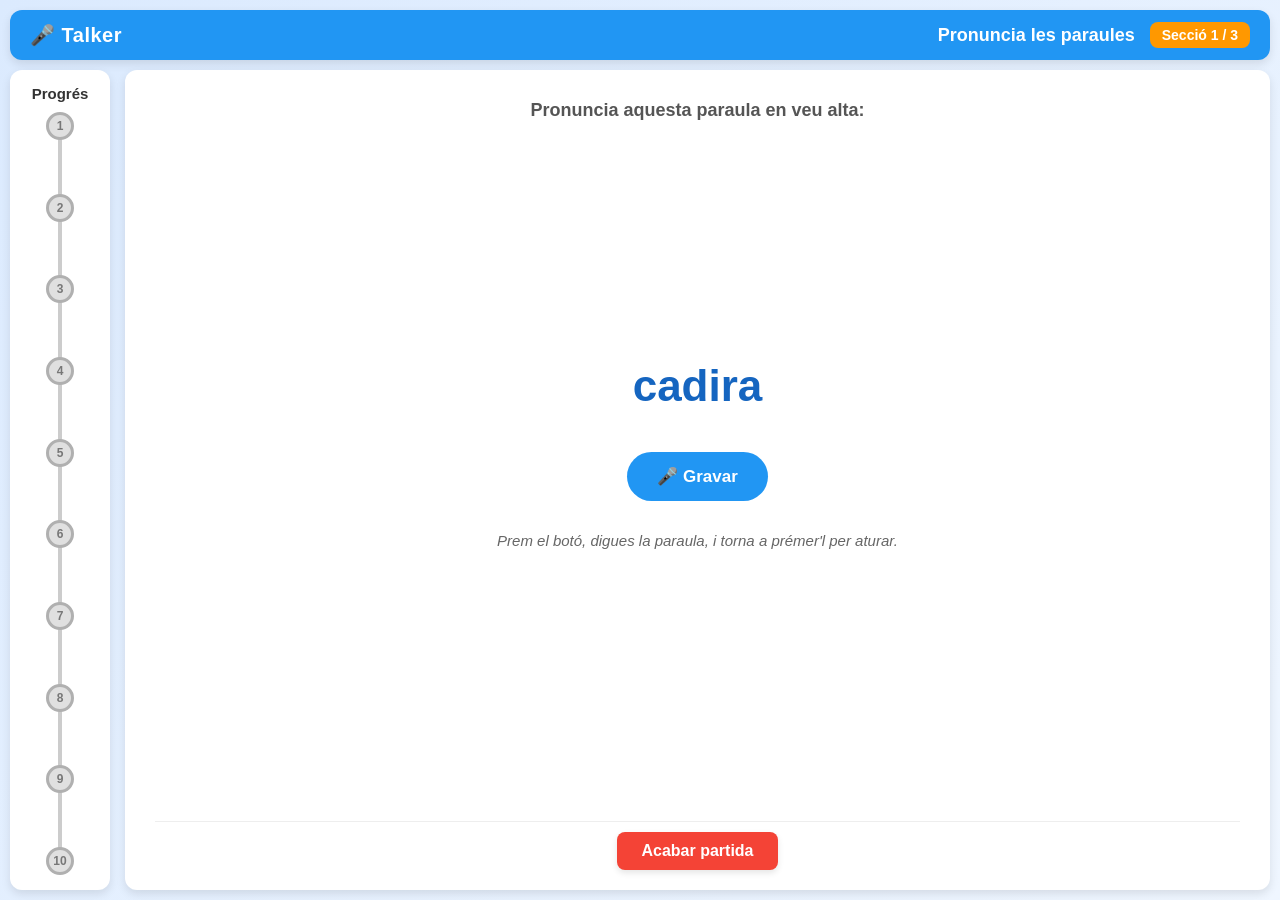
<file: joc4/index.html>
<!DOCTYPE html>
<html lang="ca">

<head>
    <meta charset="UTF-8">
    <meta name="viewport" content="width=device-width,initial-scale=1">
    <title>Talker</title>
    <link rel="stylesheet" href="../gameStyle.css">
    <link rel="icon" href="data:image/svg+xml,<svg xmlns=%22http://www.w3.org/2000/svg%22 viewBox=%220 0 100 100%22><text x=%2245%22 y=%2280%22 font-size=%2280%22 text-anchor=%22middle%22>🎤</text></svg>">
</head>

<body>

    <div class="game-wrapper">
        <div id="phaseHeader" class="phase-header">
            <span id="gameTitle">🎤 Talker</span>
            <div class="right-group">
                <span id="headerTitle">Pronuncia les paraules</span>
                <span id="sectionBadge" class="section-badge">Secció 1 / 3</span>
            </div>
        </div>

        <div class="main-container">

            <div class="sidebar">
                <h3>Progrés</h3>
                <div id="progressContainer" class="progress-container"></div>
            </div>

            <div class="card">
                <div id="topInfo">
                    <h2 id="question"></h2>
                </div>

                <div id="gameArea" class="game-area"></div>

                <div id="msg"></div>

                <div id="finalScreen" class="final-screen"></div>

                <div id="exitContainer" class="exit-container">
                    <button class="btn-exit" onclick="showExitModal()">Acabar partida</button>
                </div>
            </div>

        </div>
    </div>

    <div id="exitModal" class="modal-overlay">
        <div class="modal-box">
            <h1>Alerta!</h1>
            <h2>Estàs segur que vols acabar la partida actual i tornar al menú?</h2>
            <div class="modal-buttons">
                <button class="btn-modal confirm" onclick="redirectToMenu()">Sí, vull sortir</button>
                <button class="btn-modal cancel" onclick="hideExitModal()">Cancel·lar</button>
            </div>
        </div>
    </div>

    <script src="dades.js"></script>

    <script src="script.js"></script>
</body>

</html>
</file>
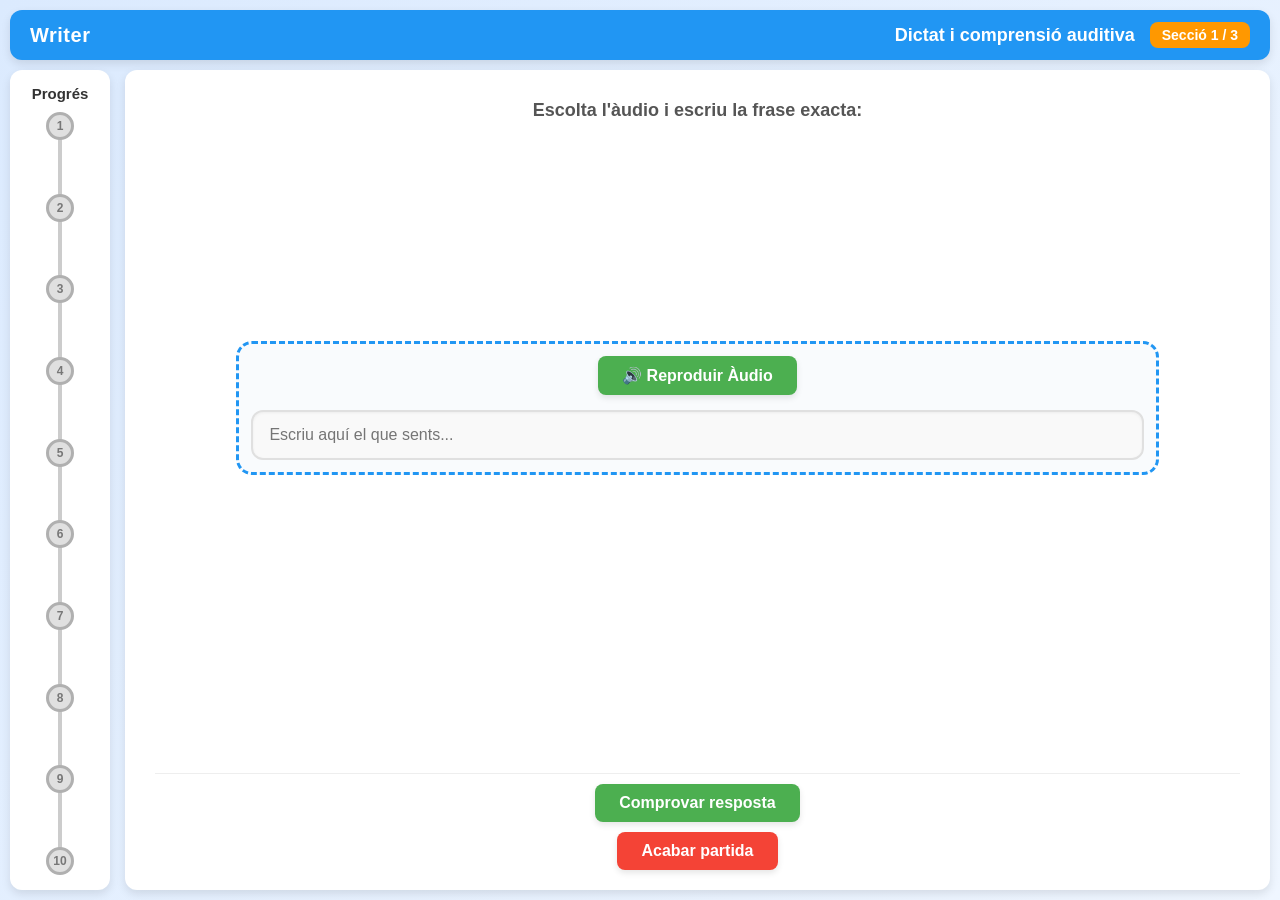
<file: joc5/index.html>
<!DOCTYPE html>
<html lang="ca">

<head>
    <meta charset="UTF-8">
    <meta name="viewport" content="width=device-width,initial-scale=1">
    <title>Writer</title>
    <link rel="stylesheet" href="../gameStyle.css">
    <link rel="icon" href="data:image/svg+xml,<svg xmlns=%22http://www.w3.org/2000/svg%22 viewBox=%220 0 100 100%22><text x=%2245%22 y=%2280%22 font-size=%2280%22 text-anchor=%22middle%22>✍️</text></svg>">
</head>

<body>

    <div class="game-wrapper">
        <div id="phaseHeader" class="phase-header">
            <span id="gameTitle">Writer</span>
            <div class="right-group">
                <span id="headerTitle">Dictat i comprensió auditiva</span>
                <span id="sectionBadge" class="section-badge">Secció 1 / 3</span>
            </div>
        </div>

        <div class="main-container">

            <div class="sidebar">
                <h3>Progrés</h3>
                <div id="progressContainer" class="progress-container">
                    <div class="circle" id="c1">1</div>
                    <div class="circle" id="c2">2</div>
                    <div class="circle" id="c3">3</div>
                    <div class="circle" id="c4">4</div>
                    <div class="circle" id="c5">5</div>
                    <div class="circle" id="c6">6</div>
                    <div class="circle" id="c7">7</div>
                    <div class="circle" id="c8">8</div>
                    <div class="circle" id="c9">9</div>
                    <div class="circle" id="c10">10</div>
                </div>
            </div>

            <div class="card">
                <div id="topInfo">
                    <h2 id="question"></h2>
                </div>

                <div id="gameArea" class="game-area">
                    <div id="duoHint" class="duo-sentence-hint" style="display:none;"></div>
                    <div id="targetZone" class="target-zone"></div>
                    <div id="options" class="options"></div>
                </div>

                <div id="msg"></div>

                <div id="finalScreen" class="final-screen"></div>

                <div id="exitContainer" class="exit-container">
                    <button id="actionBtn" class="btn-action" style="display:none;"></button>
                    <button class="btn-exit" onclick="showExitModal()">Acabar partida</button>
                </div>
            </div>

        </div>
    </div>

    <div id="exitModal" class="modal-overlay">
        <div class="modal-box">
            <h1>Alerta!</h1>
            <h2>Estàs segur que vols acabar la partida actual i tornar al menú?</h2>
            <div class="modal-buttons">
                <button class="btn-modal confirm" onclick="redirectToMenu()">Sí, vull sortir</button>
                <button class="btn-modal cancel" onclick="hideExitModal()">Cancel·lar</button>
            </div>
        </div>
    </div>

    <script src="dades.js"></script>
    <script src="script.js"></script>
</body>

</html>
</file>
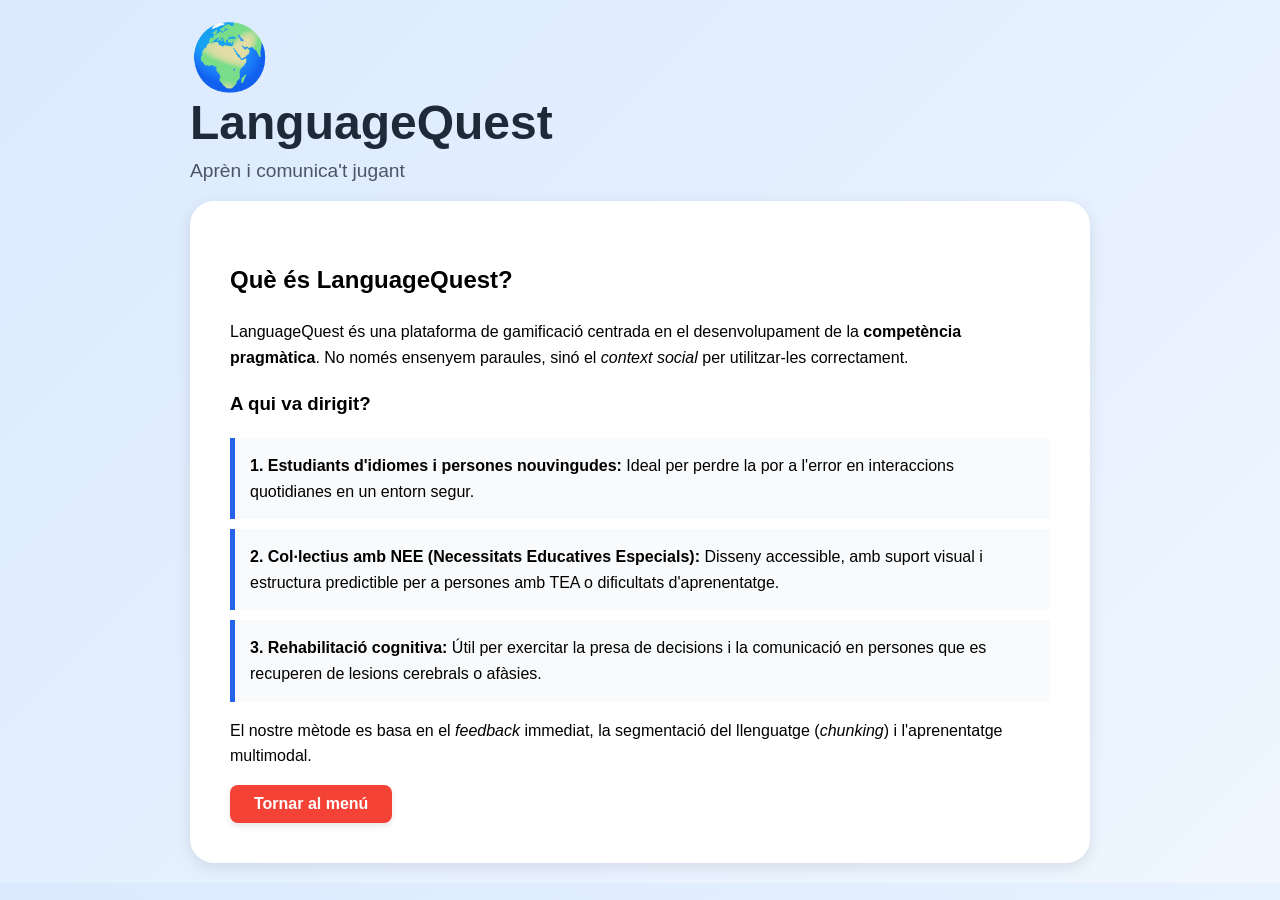
<file: descripció/descripció.html>
<!DOCTYPE html>
<html lang="ca">

<head>
    <meta charset="UTF-8">
    <meta name="viewport" content="width=device-width, initial-scale=1.0">
    <title>LanguageQuest | Aprèn i comunica't</title>
    <link rel="stylesheet" href="descriptionStyle.css">
</head>

<body>

    <div class="container">
        <div class="logo">🌍</div>
            <!-- Hem convertit el títol en un enllaç -->
            <a href="../menu/index.html" class="title-link">
                <h1>LanguageQuest</h1>
            </a>
            <p class="subtitle">Aprèn i comunica't jugant</p>

        <section id="descripcio">
            <h2>Què és LanguageQuest?</h2>
            <p>LanguageQuest és una plataforma de gamificació centrada en el desenvolupament de la <strong>competència
                    pragmàtica</strong>. No només ensenyem paraules, sinó el <em>context social</em> per utilitzar-les
                correctament.</p>

            <h3>A qui va dirigit?</h3>
            <div class="public-target">
                <strong>1. Estudiants d'idiomes i persones nouvingudes:</strong> Ideal per perdre la por a l'error en
                interaccions quotidianes en un entorn segur.
            </div>
            <div class="public-target">
                <strong>2. Col·lectius amb NEE (Necessitats Educatives Especials):</strong> Disseny accessible, amb
                suport visual i estructura predictible per a persones amb TEA o dificultats d'aprenentatge.
            </div>
            <div class="public-target">
                <strong>3. Rehabilitació cognitiva:</strong> Útil per exercitar la presa de decisions i la comunicació
                en persones que es recuperen de lesions cerebrals o afàsies.
            </div>

            <p>El nostre mètode es basa en el <em>feedback</em> immediat, la segmentació del llenguatge
                (<em>chunking</em>) i l'aprenentatge multimodal.</p>
            <button class="btn-exit" onClick="window.location.href='../menu/index.html'">Tornar al menú</button>
        </section>

    </div>


</body>

</html>
</file>
<file: description/style.css>
:root {
    --primary: #2563eb;
    --secondary: #10b981;
    --text: #1f2937;
    --card: #ffffff;
}

* {
    box-sizing: border-box;
    scroll-behavior: smooth;
}

body {
    margin: 0;
    padding: 20px;
    font-family: Arial, sans-serif;
    background: linear-gradient(135deg, #dbeafe, #eff6ff);
    display: flex;
    justify-content: center;
}

.container {
    width: 100%;
    max-width: 900px;
}

header {
    text-align: center;
    margin-bottom: 40px;
}

.logo {
    font-size: 4rem;
}

h1 {
    font-size: 3rem;
    color: var(--text);
}

.menu {
    display: grid;
    grid-template-columns: repeat(auto-fit, minmax(280px, 1fr));
    gap: 25px;
    margin-bottom: 40px;
}

.game-card {
    background: var(--card);
    border-radius: 24px;
    padding: 30px;
    box-shadow: 0 8px 25px rgba(0, 0, 0, .1);
    text-decoration: none;
    color: inherit;
    transition: .3s;
}

.game-card:hover {
    transform: translateY(-6px);
    border: 2px solid var(--primary);
}

.btn-info {
    background: #6b7280;
    color: white;
    padding: 15px 30px;
    border-radius: 12px;
    text-decoration: none;
    font-weight: bold;
    display: inline-block;
}

.subtitle {
    font-size: 1.2rem;
    color: #4b5563;
    margin-top: 10px;
}

/* Secció de descripció detallada */
#descripcio {
    background: white;
    padding: 40px;
    border-radius: 24px;
    box-shadow: 0 4px 15px rgba(0, 0, 0, 0.1);
    line-height: 1.6;
}

.public-target {
    background: #f8fafc;
    padding: 15px;
    border-left: 5px solid var(--primary);
    margin: 10px 0;
}

.btn-exit {
    background-color: #f44336;
    /* Color vermell d'alerta */
    color: white;
    border: none;
    padding: 10px 24px;
    font-size: 16px;
    font-weight: bold;
    border-radius: 8px;
    cursor: pointer;
    box-shadow: 0 3px 6px rgba(0, 0, 0, 0.1);
    transition: background 0.2s;
}

.btn-exit:hover {
    background-color: #d32f2f;
}

.title-link {
    text-decoration: none;
    color: inherit;
    display: inline-block;
    transition: transform 0.3s ease;
    /* Suavitzat de l'animació */
}

.title-link:hover {
    transform: scale(1.05);
}

.title-link h1 {
    margin: 0;
}

#descripcio {
    text-align: left;
    line-height: 1.6;
}

#descripcio h2 {
    margin-top: 42px;
}

#descripcio h3 {
    margin-top: 26px;
}

.lead {
    font-size: 1.1rem;
}

.toc {
    display: flex;
    flex-wrap: wrap;
    gap: 8px;
    justify-content: center;
    margin: 22px 0 6px;
}

.toc a {
    text-decoration: none;
    color: var(--primary, #2563eb);
    background: #e8efff;
    padding: 6px 14px;
    border-radius: 20px;
    font-weight: bold;
    font-size: .9rem;
    transition: .2s;
}

.toc a:hover,
.toc a:focus {
    background: var(--primary, #2563eb);
    color: #fff;
}

.grid {
    display: grid;
    grid-template-columns: repeat(auto-fit, minmax(260px, 1fr));
    gap: 16px;
    margin: 18px 0;
}

.feature {
    background: #fff;
    border-radius: 18px;
    padding: 18px 20px;
    box-shadow: 0 6px 20px rgba(0, 0, 0, .08);
}

.feature .ico {
    font-size: 2rem;
    display: block;
    margin-bottom: 6px;
}

.feature h4 {
    margin: 0 0 6px;
    font-size: 1.05rem;
}

.feature p {
    margin: 0;
    font-size: .95rem;
    color: #374151;
}

.steps {
    counter-reset: s;
    list-style: none;
    padding: 0;
    margin: 18px 0;
    display: grid;
    gap: 10px;
}

.steps li {
    counter-increment: s;
    background: #fff;
    border-radius: 14px;
    padding: 12px 16px 12px 56px;
    position: relative;
    box-shadow: 0 4px 14px rgba(0, 0, 0, .06);
}

.steps li::before {
    content: counter(s);
    position: absolute;
    left: 14px;
    top: 50%;
    transform: translateY(-50%);
    width: 30px;
    height: 30px;
    border-radius: 50%;
    background: var(--primary, #2563eb);
    color: #fff;
    font-weight: bold;
    display: flex;
    align-items: center;
    justify-content: center;
}

.game {
    background: #fff;
    border-radius: 22px;
    padding: 22px 26px;
    margin: 20px 0;
    box-shadow: 0 8px 25px rgba(0, 0, 0, .1);
    border-left: 8px solid var(--accent, #2563eb);
}

.game h3 {
    margin: 0 0 4px;
    display: flex;
    align-items: center;
    gap: 12px;
    flex-wrap: wrap;
}

.game h3 .em {
    font-size: 2.2rem;
}

.game .what {
    margin: 0 0 10px;
    color: #4b5563;
    font-style: italic;
}

.game ul {
    margin: 8px 0 0;
    padding-left: 22px;
}

.game li {
    margin: 4px 0;
}

.chips {
    display: flex;
    flex-wrap: wrap;
    gap: 8px;
    margin: 10px 0 0;
}

.chip {
    background: #eef2ff;
    color: #3730a3;
    border-radius: 14px;
    padding: 3px 12px;
    font-size: .82rem;
    font-weight: bold;
}

.chip.soon {
    background: #fff3cd;
    color: #7a5b00;
}

.reallife {
    --accent: #FFA000;
    background: linear-gradient(135deg, #fffaf0, #fff3d6);
    border-left-width: 8px;
}

.reallife h3 {
    font-size: 1.5rem;
}

.note {
    background: #fff8e1;
    border: 1px solid #ffd54f;
    border-left: 6px solid #ffa000;
    border-radius: 12px;
    padding: 14px 18px;
    margin: 22px 0;
    font-size: .95rem;
}

.note.info {
    background: #eef6ff;
    border-color: #93c5fd;
    border-left-color: #2563eb;
}

.twocol {
    display: grid;
    grid-template-columns: repeat(auto-fit, minmax(280px, 1fr));
    gap: 16px;
}

.btn-row {
    text-align: center;
    margin: 30px 0 10px;
}
</file>
<file: gameStyle.css>
/* --- ESTILS GENERALS COMPARTITS --- */
html,
body {
    height: 100%;
    margin: 0;
    padding: 0;
    overflow: hidden;
    font-family: Arial, sans-serif;
    background: linear-gradient(135deg, #dbeafe, #eff6ff);
    user-select: none;
    width: 100%;
    height: 100%;
    display: flex;
    justify-content: center;
    align-items: center;
}

.game-wrapper {
    display: flex;
    flex-direction: column;
    width: 100vw;
    /* Ocupa tota l'amplada de la finestra */
    height: 100vh;
    /* També ho pots posar al 100% de l'alçada */
    padding: 10px;
    /* Marge petit perquè no toqui les vores */
    gap: 10px;
    box-sizing: border-box;
    /* Important perquè el padding no trenqui l'amplada */
}

.phase-header {
    background: #2196F3;
    color: white;
    padding: 12px 20px;
    /* Una mica més d'espai lateral */
    border-radius: 12px;
    display: flex;
    justify-content: space-between;
    /* Separa joc del grup dret */
    align-items: center;
    font-size: 18px;
    font-weight: bold;
    box-shadow: 0 4px 10px rgba(0, 0, 0, 0.1);
    flex-shrink: 0;
}

#gameTitle {
    font-size: 20px;
    letter-spacing: 0.5px;
}

.right-group {
    display: flex;
    align-items: center;
    gap: 15px;
    /* Espai entre el títol de la secció i la badge taronja */
}

.section-badge {
    background: #FF9800;
    padding: 5px 12px;
    border-radius: 8px;
    font-size: 14px;
    white-space: nowrap;
}

/* Estils per indicar encert/error al target-zone */
.target-zone.correct-bg {
    background-color: #c8e6c9 !important;
    border-color: #4caf50 !important;
}

.target-zone.wrong-bg {
    background-color: #ffcdd2 !important;
    border-color: #f44336 !important;
}

.main-container {
    display: flex;
    flex-direction: row;
    gap: 15px;
    flex: 1;
    min-height: 0;
}

.card {
    flex: 1;
    background: white;
    padding: 20px 30px;
    border-radius: 12px;
    box-shadow: 0 4px 10px rgba(0, 0, 0, 0.1);
    text-align: center;
    display: flex;
    flex-direction: column;
    justify-content: space-between;
    box-sizing: border-box;
    position: relative;
}

h1 {
    font-size: 24px;
    margin: 5px 0;
}

h2 {
    font-size: 18px;
    margin: 10px 0;
    color: #555;
}

.prompt {
    font-size: 18px;
    margin: 10px 0;
    color: #555;
}

/* --- BARRA LATERAL (IDÈNTICA PER AMBDÓS) --- */
.sidebar {
    width: 100px;
    background: white;
    padding: 15px 10px;
    border-radius: 12px;
    box-shadow: 0 4px 10px rgba(0, 0, 0, 0.1);
    display: flex;
    flex-direction: column;
    align-items: center;
    position: relative;
    box-sizing: border-box;
}

.sidebar h3 {
    margin-top: 0;
    font-size: 15px;
    color: #333;
    margin-bottom: 10px;
    z-index: 2;
    flex-shrink: 0;
}

.progress-container {
    display: flex;
    flex-direction: column;
    justify-content: space-between;
    align-items: center;
    position: relative;
    width: 100%;
    flex: 1;
}

.progress-container::before {
    content: "";
    position: absolute;
    top: 15px;
    bottom: 15px;
    width: 4px;
    background-color: #ccc;
    left: 50%;
    transform: translateX(-50%);
    z-index: 1;
}

.circle {
    width: 28px;
    height: 28px;
    border-radius: 50%;
    background-color: #e0e0e0;
    border: 3px solid #b0b0b0;
    display: flex;
    align-items: center;
    justify-content: center;
    font-size: 12px;
    font-weight: bold;
    color: #777;
    z-index: 2;
    transition: all 0.3s ease;
    box-sizing: border-box;
}

.circle.correct {
    background-color: #4CAF50;
    border-color: #388E3C;
    color: white;
}

.circle.incorrect {
    background-color: #F44336;
    border-color: #D32F2F;
    color: white;
}

/* --- MARCADOR TARONJA --- */
.score-badge {
    display: inline-flex;
    align-items: center;
    background: linear-gradient(135deg, #FF9800, #F57C00);
    color: white;
    padding: 8px 24px;
    border-radius: 20px;
    font-size: 18px;
    font-weight: bold;
    box-shadow: 0 4px 8px rgba(245, 124, 0, 0.3);
    margin-bottom: 10px;
}

/* --- ÀREA DE CONTINGUT DINÀMIC --- */
.game-area {
    display: flex;
    flex-direction: column;
    gap: 15px;
    flex: 1;
    justify-content: center;
    align-items: center;
    width: 100%;
    height: 100%;
    /* Força l'alineació vertical a l'espai central */
}

/* --- DISSENY ESPECÍFIC DEL JOC 1 (ARROSSEGAR / DUOLINGO) --- */
.duo-sentence-hint {
    font-size: 20px;
    font-weight: bold;
    color: #1565C0;
    background-color: #E3F2FD;
    padding: 10px 20px;
    border-radius: 12px;
    border: 1px dashed #90CAF9;
    margin-bottom: 5px;
}

.target-zone {
    width: 85%;
    min-height: 90px;
    border: 3px dashed #2196F3;
    background-color: #f9fbfd;
    border-radius: 16px;
    display: flex;
    flex-direction: row;
    justify-content: center;
    align-items: center;
    flex-wrap: wrap;
    gap: 12px;
    padding: 12px;
    box-sizing: border-box;
}

.target-label {
    font-size: 22px;
    font-weight: bold;
    color: #90CAF9;
}

.target-label-pic {
    font-size: 45px;
}

.drag-item {
    cursor: grab;
    padding: 10px 20px;
    border-radius: 12px;
    border: 2px solid #ccc;
    background: white;
    box-shadow: 0 4px 6px rgba(0, 0, 0, 0.05);
    font-weight: bold;
    display: inline-block;

    animation: pop 0.35s ease;
}

.drag-item {
    transition:
        transform 0.2s ease,
        box-shadow 0.2s ease,
        border-color 0.2s ease;
}

@keyframes successPulse {
    0% {
        transform: scale(1);
    }

    30% {
        transform: scale(1.04);
    }

    60% {
        transform: scale(0.98);
    }

    100% {
        transform: scale(1);
    }
}

@keyframes shake {

    0%,
    100% {
        transform: translateX(0);
    }

    20% {
        transform: translateX(-8px);
    }

    40% {
        transform: translateX(8px);
    }

    60% {
        transform: translateX(-6px);
    }

    80% {
        transform: translateX(6px);
    }
}

.target-zone.wrong-bg {
    background-color: #ffcdd2 !important;
    border-color: #f44336 !important;
    animation: shake 0.5s ease;
}

.circle.correct,
.circle.incorrect {
    animation: popCircle 0.4s ease;
}

@keyframes popCircle {
    0% {
        transform: scale(0);
    }

    70% {
        transform: scale(1.25);
    }

    100% {
        transform: scale(1);
    }
}

.score-badge.bump {
    animation: scoreBump 0.4s ease;
}

@keyframes scoreBump {
    0% {
        transform: scale(1);
    }

    50% {
        transform: scale(1.15);
    }

    100% {
        transform: scale(1);
    }
}

.card {
    transition: opacity 0.25s ease;
}

.card.fade-out {
    opacity: 0;
}

@keyframes trophy {

    0% {
        transform: scale(0);
        opacity: 0;
    }

    60% {
        transform: scale(1.2);
    }

    100% {
        transform: scale(1);
        opacity: 1;
    }
}

.final-message {
    animation: trophy 0.8s ease;
}

.target-zone.correct-bg {
    background-color: #c8e6c9 !important;
    border-color: #4caf50 !important;
    animation: successPulse 0.6s ease;
}

.drag-item:hover {
    transform: translateY(-4px);
    box-shadow: 0 8px 14px rgba(0, 0, 0, 0.12);
    border-color: #2196F3;
}

.drag-item.dragging {
    transform: scale(1.1);
    opacity: 0.8;
    box-shadow: 0 12px 25px rgba(0, 0, 0, 0.2);
}

.drag-item:active {
    cursor: grabbing;
}

.item-pic {
    font-size: 35px;
    padding: 5px 15px;
}

.item-word {
    font-size: 18px;
    color: #333;
}

.options {
    display: flex;
    flex-wrap: wrap;
    /* Permet que saltin de línia */
    justify-content: center;
    /* Els centra horitzontalment */
    align-items: center;
    gap: 8px;
    /* Controla l'espai entre ells (fes-lo més petit si vols) */
    width: 100%;
    padding: 10px;
    box-sizing: border-box;
}

/* --- DISSENY ESPECÍFIC DEL JOC 2 (EMOCIONS / GRID BOTONS) --- */
.face {
    font-size: 5rem;
    margin: 10px 0;
    line-height: 1;
    display: inline-block;
}

.options-grid {
    display: grid;
    grid-template-columns: 1fr 1fr;
    gap: 5px;
    max-width: 400px;
    width: 100%;
    max-width: 80px;
    /* Ajusta segons la mida que vulguis per als pictogrames */
    aspect-ratio: 1 / 1;
    display: flex;
    justify-content: center;
    align-items: center;
}

.option-btn {
    background-color: #ffffff;
    border: 2px solid #ccc;
    border-radius: 12px;
    padding: 14px 10px;
    font-size: 16px;
    font-weight: bold;
    color: #444;
    cursor: pointer;
    transition: all 0.2s ease;
}

.option-btn:hover:not(.disabled) {
    background-color: #f9fbfd;
    border-color: #2196F3;
    color: #2196F3;
    transform: translateY(-2px);
}

.option-btn.disabled {
    pointer-events: none;
}

.option-btn.correct {
    background-color: #c6f6d5 !important;
    border-color: #48bb78 !important;
    color: #22543d !important;
}

.option-btn.wrong {
    background-color: #fed7d7 !important;
    border-color: #f56565 !important;
    color: #742a2a !important;
}

/* --- COMMUTADORS DE PANTALLES I NOTIFICACIONS --- */
.feedback {
    min-height: 24px;
    font-weight: bold;
    font-size: 18px;
    margin: 5px 0;
}

#msg {
    min-height: 24px;
    font-weight: bold;
    font-size: 20px;
    margin: 5px 0;
}

/* --- SECCIÓ INFERIOR DE BOTONS --- */
.exit-container {
    display: flex;
    flex-direction: column;
    align-items: center;
    gap: 10px;
    margin-top: 10px;
    border-top: 1px solid #eee;
    padding-top: 10px;
    flex-shrink: 0;
}

.btn-action {
    background-color: #4CAF50;
    color: white;
    border: none;
    padding: 10px 24px;
    font-size: 16px;
    font-weight: bold;
    border-radius: 8px;
    cursor: pointer;
    box-shadow: 0 3px 6px rgba(0, 0, 0, 0.1);
}

.btn-action:hover {
    background-color: #43A047;
}

/* Modifica la classe .btn-exit */
.btn-exit {
    background-color: #f44336;
    /* Color vermell d'alerta */
    color: white;
    border: none;
    padding: 10px 24px;
    font-size: 16px;
    font-weight: bold;
    border-radius: 8px;
    cursor: pointer;
    box-shadow: 0 3px 6px rgba(0, 0, 0, 0.1);
    transition: background 0.2s;
}

.btn-exit:hover {
    background-color: #d32f2f;
}

/* --- FINESTRES MODALS D'ALERTA --- */
.modal-overlay {
    position: fixed;
    top: 0;
    left: 0;
    width: 100%;
    height: 100%;
    background-color: rgba(0, 0, 0, 0.5);
    display: flex;
    justify-content: center;
    align-items: center;
    z-index: 10;
    opacity: 0;
    pointer-events: none;
    transition: opacity 0.3s ease;
}

.modal-overlay.active {
    opacity: 1;
    pointer-events: auto;
}

.modal-box {
    background: white;
    padding: 25px;
    border-radius: 12px;
    text-align: center;
    max-width: 380px;
    width: 90%;
    transform: scale(0.8);
    transition: transform 0.3s ease;
}

.modal-overlay.active .modal-box {
    transform: scale(1);
}

.modal-buttons {
    display: flex;
    justify-content: center;
    gap: 15px;
    margin-top: 20px;
}

.btn-modal {
    padding: 10px 20px;
    font-size: 14px;
    font-weight: bold;
    border-radius: 8px;
    cursor: pointer;
    border: none;
}

.btn-modal.confirm {
    background-color: #F44336;
    color: white;
}

.btn-modal.cancel {
    background-color: #e0e0e0;
    color: #333;
}

/* --- ANIMACIONS --- */
@keyframes pop {
    0% {
        transform: scale(0.6);
        opacity: 0;
    }

    80% {
        transform: scale(1.1);
    }

    100% {
        transform: scale(1);
        opacity: 1;
    }
}

/* ========================= */
/* JOC 3 - CONVERSES */
/* ========================= */

.dialogue-box {
    width: 85%;
    min-height: 120px;
    padding: 20px;
    border-radius: 16px;
    background: #f9fbfd;
    border: 3px solid #2196F3;
    box-sizing: border-box;
    text-align: center;
}

.dialogue-text {
    font-size: 22px;
    color: #333;
    margin: 0;
}

.character {
    display: flex;
    flex-direction: column;
    align-items: center;
    gap: 8px;
}

.avatar {
    font-size: 5rem;
}

.character-name {
    font-size: 18px;
    font-weight: bold;
    color: #555;
}

.scene-list {
    display: flex;
    flex-direction: column;
    gap: 10px;
    width: 100%;
}

.scene-btn {
    border: 2px solid #ccc;
    border-radius: 12px;
    background: white;
    padding: 10px;
    cursor: pointer;
    font-weight: bold;
    transition: .2s;
}

.scene-btn:hover {
    border-color: #2196F3;
}

.scene-btn.active {
    background: #E3F2FD;
    border-color: #2196F3;
}

.scene-btn.completed {
    background: #C8E6C9;
    border-color: #4CAF50;
}

.speak-btn {
    background-color: #2196F3;
    color: white;
    border: none;
    padding: 10px 20px;
    border-radius: 8px;
    cursor: pointer;
    font-weight: bold;
}

.speak-btn:hover {
    background-color: #1976D2;
}

.end-box {
    text-align: center;
}

.end-box .emoji {
    font-size: 5rem;
}

.hint {
    color: #666;
    font-size: 14px;
    margin-top: 15px;
}
/* ========================= */
/* CORRECCIÓ: evitar que el contingut es talli en fer zoom */
/* La zona central de joc fa scroll intern si no hi cap tot, */
/* així els botons de sota (com "Acabar partida") sempre es veuen */
/* ========================= */

.game-area {
    min-height: 0;
    overflow-y: auto;
    scrollbar-width: none;
    -ms-overflow-style: none;
}

.game-area::-webkit-scrollbar {
    display: none;
}

/* ========================= */
/* JOC 3 - DISTRIBUCIÓ HORITZONTAL (personatge + conversa en columnes) */
/* ========================= */

.conversation-layout {
    display: flex;
    flex-direction: row;
    align-items: flex-start;
    gap: 20px;
    width: 100%;
    flex: 1;
    min-height: 0;
}

.conversation-side {
    display: flex;
    flex-direction: column;
    align-items: center;
    justify-content: center;
    width: 150px;
    flex-shrink: 0;
    padding-top: 10px;
}

.conversation-main {
    flex: 1;
    min-width: 0;
    display: flex;
    flex-direction: column;
    align-items: center;
    gap: 10px;
    overflow-y: auto;
    overflow-x: hidden;
    padding: 2px;
    scrollbar-width: none;
    -ms-overflow-style: none;
}

.conversation-main::-webkit-scrollbar {
    display: none;
}

.conversation-main > * {
    width: 100%;
    box-sizing: border-box;
}

/* ------- Píndola del títol de l'escena ------- */

.scene-header {
    text-align: right;
    margin-bottom: 4px;
}

.scene-chip {
    display: inline-flex;
    align-items: center;
    gap: 8px;
    background: linear-gradient(135deg, #2196F3, #1976D2);
    color: white;
    padding: 8px 22px;
    border-radius: 20px;
    font-size: 15px;
    font-weight: bold;
    letter-spacing: 0.3px;
    box-shadow: 0 4px 8px rgba(33, 150, 243, 0.3);
}

/* ------- Bafarada de diàleg ------- */

.speech-bubble {
    position: relative;
    display: block;
    width: calc(100% - 20px);
    background: #f9fbfd;
    border: 3px solid #2196F3;
    border-radius: 20px;
    padding: 20px 26px;
    margin-left: 20px;
    text-align: left;
}

.speech-bubble::before {
    content: "";
    position: absolute;
    left: -19px;
    top: 26px;
    width: 0;
    height: 0;
    border-top: 12px solid transparent;
    border-bottom: 12px solid transparent;
    border-right: 19px solid #2196F3;
}

.speech-bubble::after {
    content: "";
    position: absolute;
    left: -14px;
    top: 26px;
    width: 0;
    height: 0;
    border-top: 12px solid transparent;
    border-bottom: 12px solid transparent;
    border-right: 16px solid #f9fbfd;
}

.speech-bubble .dialogue-text {
    text-align: left;
    margin: 0;
    font-size: 19px;
    line-height: 1.55;
    color: #20324a;
    font-weight: 600;
    letter-spacing: 0.1px;
}

.speech-bubble.correct-bg::before { border-right-color: #4caf50; }
.speech-bubble.correct-bg::after { border-right-color: #c8e6c9; }
.speech-bubble.wrong-bg::before { border-right-color: #f44336; }
.speech-bubble.wrong-bg::after { border-right-color: #ffcdd2; }

/* ------- Requadre comú per a consells i feedback ------- */

.notice-box {
    display: flex;
    align-items: flex-start;
    gap: 10px;
    width: 100%;
    box-sizing: border-box;
    border-radius: 14px;
    padding: 12px 16px;
    text-align: left;
    animation: pop 0.35s ease;
}

.notice-box .notice-icon {
    font-size: 22px;
    line-height: 1.2;
    flex-shrink: 0;
}

.notice-box .notice-body {
    flex: 1;
}

.notice-box .notice-title {
    font-weight: bold;
    font-size: 15px;
    margin-bottom: 3px;
}

.notice-box .notice-text {
    font-size: 14px;
    line-height: 1.45;
    color: #444;
}

.notice-box.tip {
    background: #FFF8E1;
    border: 1px solid #FFD54F;
    border-left: 5px solid #FFA000;
}

.notice-box.tip .notice-title {
    color: #8a6400;
}

.notice-box.success {
    background: #E8F5E9;
    border: 1px solid #A5D6A7;
    border-left: 5px solid #4CAF50;
}

.notice-box.success .notice-title {
    color: #2e7d32;
}

.notice-box.fail {
    background: #FFEBEE;
    border: 1px solid #EF9A9A;
    border-left: 5px solid #F44336;
}

.notice-box.fail .notice-title {
    color: #c62828;
}

/* ------- Peu de la bafarada: àudio (esq.) + respostes (dreta) ------- */

.bubble-footer {
    display: flex;
    flex-direction: row;
    justify-content: space-between;
    align-items: flex-start;
    gap: 16px;
}

.bubble-footer-left {
    flex-shrink: 0;
}

.bubble-footer-right {
    flex: 1;
    display: flex;
    flex-direction: column;
    align-items: flex-end;
}

.options-column {
    display: flex;
    flex-direction: column;
    align-items: flex-end;
    gap: 8px;
    width: 100%;
}

.options-column .option-btn {
    max-width: 92%;
    text-align: left;
}

/* ========================= */
/* PANTALLA FINAL (comuna als tres jocs) */
/* ========================= */

.final-screen {
    display: none;
    position: absolute;
    inset: 0;
    flex-direction: column;
    align-items: center;
    justify-content: center;
    gap: 16px;
    text-align: center;
    padding: 20px;
    box-sizing: border-box;
    background: white;
    border-radius: 12px;
}

.final-message {
    font-size: 26px;
    font-weight: 800;
    color: #1565C0;
    line-height: 1.35;
    max-width: 440px;
    text-shadow: 0 2px 6px rgba(21, 101, 192, 0.15);
    animation: trophy 0.8s ease;
}

.final-percentage {
    font-size: 68px;
    font-weight: 800;
    line-height: 1;
    background: linear-gradient(135deg, #4CAF50, #2E7D32);
    -webkit-background-clip: text;
    background-clip: text;
    color: transparent;
    animation: trophy 0.8s ease;
}

.final-percentage.mid {
    background: linear-gradient(135deg, #FF9800, #F57C00);
    -webkit-background-clip: text;
    background-clip: text;
}

.final-percentage.low {
    background: linear-gradient(135deg, #F44336, #C62828);
    -webkit-background-clip: text;
    background-clip: text;
}

.final-fraction {
    font-size: 15px;
    color: #666;
    font-weight: bold;
    letter-spacing: 0.3px;
}

/* ========================= */
/* JOC 4 - TALKER (reconeixement de veu) */
/* ========================= */

.mic-btn {
    background-color: #2196F3;
    color: white;
    border: none;
    padding: 14px 30px;
    border-radius: 30px;
    cursor: pointer;
    font-weight: bold;
    font-size: 17px;
    margin: 10px 0;
    transition: background-color .2s ease, transform .2s ease, box-shadow .2s ease;
}

.mic-btn:hover:not(:disabled) {
    background-color: #1976D2;
    transform: translateY(-2px);
}

.mic-btn:disabled {
    opacity: .65;
    cursor: not-allowed;
}

.mic-btn.listening {
    background-color: #F44336;
    animation: micPulse 1s ease-in-out infinite;
}

@keyframes micPulse {
    0%, 100% {
        box-shadow: 0 0 0 0 rgba(244, 67, 54, .45);
    }
    50% {
        box-shadow: 0 0 0 14px rgba(244, 67, 54, 0);
    }
}

.talker-word {
    font-size: 44px;
    font-weight: 800;
    color: #1565C0;
    margin: 16px 0;
    animation: pop 0.4s ease;
}

.talker-transcript {
    font-size: 15px;
    color: #666;
    font-style: italic;
    min-height: 22px;
    margin-top: 6px;
}

.option-btn.chosen {
    border-color: #2196F3;
    background-color: #E3F2FD;
    color: #1565C0;
}

.talker-say-area {
    margin-top: 18px;
    padding-top: 14px;
    border-top: 1px dashed #ccc;
    width: 100%;
}

/* Estil net i polit per als inputs de text i textarea del Writer */
.writer-input, 
textarea#writingInput {
    width: 100%;
    padding: 14px 16px;
    font-size: 16px;
    font-family: inherit;
    color: #333;
    background-color: #f9f9f9;
    border: 2px solid #e0e0e0;
    border-radius: 12px;
    outline: none;
    transition: all 0.3s ease;
    box-sizing: border-box;
    box-shadow: inset 0 1px 3px rgba(0,0,0,0.05);
}

.writer-input:focus, 
textarea#writingInput:focus {
    border-color: #4a90e2;
    background-color: #fff;
    box-shadow: 0 0 0 4px rgba(74, 144, 226, 0.15), inset 0 1px 3px rgba(0,0,0,0.05);
}

/* Missatges de feedback de text més nets */
#msg {
    margin-top: 15px;
    font-size: 15px;
    text-align: center;
    line-height: 1.5;
}

/* ==============================================
   ESTILS HIPER-IMMERSIUS PER A LA SECCIÓ 3
   ============================================== */

.writing-environment {
    width: 100%;
    max-width: 560px;
    margin: 0 auto;
    border-radius: 16px;
    overflow: hidden;
    box-shadow: 0 12px 30px rgba(0, 0, 0, 0.18);
    background: #fff;
}

/* 📱 WHATSAPP CHAT APP */
.writing-environment.whatsapp {
    background-color: #efeae2;
    border: 3px solid #075e54;
}

.phone-frame {
    display: flex;
    flex-direction: column;
}

.phone-status-bar {
    background: #0b141a;
    color: #fff;
    font-size: 11px;
    padding: 5px 14px;
    display: flex;
    justify-content: space-between;
}

.whatsapp-header {
    background-color: #00a884;
    color: white;
    padding: 10px 14px;
    display: flex;
    align-items: center;
    gap: 12px;
}

.whatsapp-header .avatar {
    background: #005c4b;
    width: 38px;
    height: 38px;
    border-radius: 50%;
    display: flex;
    align-items: center;
    justify-content: center;
    font-size: 20px;
}

.chat-title {
    font-weight: bold;
    font-size: 15px;
}

.chat-status {
    font-size: 12px;
    opacity: 0.85;
}

.whatsapp-body {
    padding: 16px;
    display: flex;
    flex-direction: column;
    gap: 12px;
    min-height: 160px;
}

.chat-bubble {
    max-width: 85%;
    padding: 10px 14px;
    border-radius: 10px;
    font-size: 14px;
    position: relative;
    box-shadow: 0 1px 2px rgba(0,0,0,0.1);
    line-height: 1.4;
}

.incoming-bubble {
    background: #ffffff;
    align-self: flex-start;
    border-top-left-radius: 0px;
    color: #111;
}

.user-bubble {
    background: #d9fdd3;
    align-self: flex-end;
    border-top-right-radius: 0px;
    width: 90%;
}

.user-bubble textarea {
    width: 100%;
    height: 70px;
    border: none;
    background: transparent;
    resize: none;
    outline: none;
    font-family: inherit;
    font-size: 14px;
    color: #111;
}

.msg-time {
    display: block;
    font-size: 10px;
    text-align: right;
    color: #666;
    margin-top: 4px;
}

.whatsapp-footer {
    padding: 8px 12px;
    background: #f0f2f5;
    display: flex;
    align-items: center;
    gap: 10px;
}

.emoji-icon {
    font-size: 20px;
    cursor: pointer;
}

.fake-input-bar {
    flex-grow: 1;
    background: #fff;
    padding: 8px 12px;
    border-radius: 20px;
    color: #888;
    font-size: 13px;
}

.send-btn {
    background: #00a884;
    color: white;
    border: none;
    border-radius: 50%;
    width: 38px;
    height: 38px;
    font-size: 16px;
    cursor: pointer;
    display: flex;
    align-items: center;
    justify-content: center;
}

/* ✉️ CARTA ANTIGUA AMB SEGELL */
.writing-environment.carta {
    background-color: #fcf8f2;
    border: 2px solid #d4c5b9;
}

.letter-paper {
    padding: 24px;
    position: relative;
    background-image: repeating-linear-gradient(transparent, transparent 28px, #f0e6dc 29px);
    background-position: 0 50px;
}

.stamp {
    position: absolute;
    top: 15px;
    right: 15px;
    border: 2px dashed #b54545;
    background: #fff5f5;
    width: 55px;
    height: 65px;
    display: flex;
    align-items: center;
    justify-content: center;
    border-radius: 4px;
    transform: rotate(4deg);
}

.stamp-inner {
    text-align: center;
    font-size: 10px;
    color: #b54545;
    font-weight: bold;
}

.letter-context-box {
    background: rgba(212, 197, 185, 0.25);
    padding: 10px 14px;
    border-radius: 8px;
    font-size: 13px;
    color: #554a42;
    margin-bottom: 12px;
    border-left: 3px solid #8c7a6b;
}

.letter-header {
    font-size: 12px;
    color: #776a60;
    margin-bottom: 10px;
    font-style: italic;
}

.letter-textarea {
    width: 100%;
    height: 110px;
    border: none;
    background: transparent;
    font-family: 'Georgia', serif;
    font-size: 15px;
    line-height: 29px;
    outline: none;
    resize: none;
    color: #2c241d;
}

/* 💻 CORREU ELECTRÒNIC EMPRESARIAL */
.writing-environment.correu {
    border: 1px solid #dadce0;
    background: #fff;
}

.window-controls {
    background: #f8f9fa;
    padding: 8px 14px;
    display: flex;
    align-items: center;
    gap: 6px;
    border-bottom: 1px solid #e1e3e6;
}

.window-controls .dot {
    width: 11px;
    height: 11px;
    border-radius: 50%;
}

.dot.red { background: #ff5f56; }
.dot.yellow { background: #ffbd2e; }
.dot.green { background: #27c93f; }

.window-title {
    font-size: 12px;
    color: #5f6368;
    margin-left: 10px;
    font-weight: 600;
}

.email-header {
    padding: 12px 16px;
    font-size: 13px;
    color: #3c4043;
    border-bottom: 1px solid #f1f3f4;
    line-height: 1.7;
    background: #fff;
}

.email-context-note {
    background: #e8f0fe;
    color: #1967d2;
    padding: 8px 14px;
    font-size: 12px;
    border-bottom: 1px solid #d2e3fc;
}

.email-toolbar {
    background: #f8f9fa;
    padding: 6px 16px;
    border-bottom: 1px solid #e1e3e6;
    display: flex;
    gap: 14px;
    color: #5f6368;
    font-size: 12px;
    font-weight: 500;
}

.email-textarea {
    width: 100%;
    height: 110px;
    padding: 14px 16px;
    border: none;
    outline: none;
    resize: none;
    font-family: Arial, sans-serif;
    font-size: 14px;
    color: #202124;
}

.word-count-badge {
    margin-top: 10px;
    font-weight: bold;
    font-size: 13px;
    text-align: right;
}

/* Correcció in-situ directament al camp d'escriptura */
.correction-box {
    display: flex;
    flex-wrap: wrap;
    align-items: center;
    gap: 6px;
    min-height: 48px;
    background-color: #fff;
    cursor: default;
}

.word-correct {
    color: #2e7d32;
    font-weight: bold;
}

.word-wrong {
    color: #d32f2f;
    font-weight: bold;
    text-decoration: underline wavy #d32f2f;
    background-color: #ffebee;
    padding: 2px 4px;
    border-radius: 4px;
}

.word-extra {
    color: #c62828;
    text-decoration: line-through;
    opacity: 0.7;
}

/* Paraula corregida automàticament (substitueix l'error) */
.word-fixed {
    color: #1976d2;
    font-weight: bold;
    background-color: #e3f2fd;
    padding: 2px 5px;
    border-radius: 4px;
    border-bottom: 2px solid #1976d2;
}
</file>
<file: descripció/descriptionStyle.css>
:root {
    --primary: #2563eb;
    --secondary: #10b981;
    --text: #1f2937;
    --card: #ffffff;
}

* {
    box-sizing: border-box;
    scroll-behavior: smooth;
}

body {
    margin: 0;
    padding: 20px;
    font-family: Arial, sans-serif;
    background: linear-gradient(135deg, #dbeafe, #eff6ff);
    display: flex;
    justify-content: center;
}

.container {
    width: 100%;
    max-width: 900px;
}

header {
    text-align: center;
    margin-bottom: 40px;
}

.logo {
    font-size: 4rem;
}

h1 {
    font-size: 3rem;
    color: var(--text);
}

.menu {
    display: grid;
    grid-template-columns: repeat(auto-fit, minmax(280px, 1fr));
    gap: 25px;
    margin-bottom: 40px;
}

.game-card {
    background: var(--card);
    border-radius: 24px;
    padding: 30px;
    box-shadow: 0 8px 25px rgba(0, 0, 0, .1);
    text-decoration: none;
    color: inherit;
    transition: .3s;
}

.game-card:hover {
    transform: translateY(-6px);
    border: 2px solid var(--primary);
}

.btn-info {
    background: #6b7280;
    color: white;
    padding: 15px 30px;
    border-radius: 12px;
    text-decoration: none;
    font-weight: bold;
    display: inline-block;
}

.subtitle {
    font-size: 1.2rem;
    color: #4b5563;
    margin-top: 10px;
}

/* Secció de descripció detallada */
#descripcio {
    background: white;
    padding: 40px;
    border-radius: 24px;
    box-shadow: 0 4px 15px rgba(0, 0, 0, 0.1);
    line-height: 1.6;
}

.public-target {
    background: #f8fafc;
    padding: 15px;
    border-left: 5px solid var(--primary);
    margin: 10px 0;
}

.btn-exit {
    background-color: #f44336;
    /* Color vermell d'alerta */
    color: white;
    border: none;
    padding: 10px 24px;
    font-size: 16px;
    font-weight: bold;
    border-radius: 8px;
    cursor: pointer;
    box-shadow: 0 3px 6px rgba(0, 0, 0, 0.1);
    transition: background 0.2s;
}

.btn-exit:hover {
    background-color: #d32f2f;
}

.title-link {
    text-decoration: none;
    color: inherit;
    display: inline-block;
    transition: transform 0.3s ease; /* Suavitzat de l'animació */
}

.title-link:hover {
    transform: scale(1.05);
}

.title-link h1 {
    margin: 0;
}
</file>
